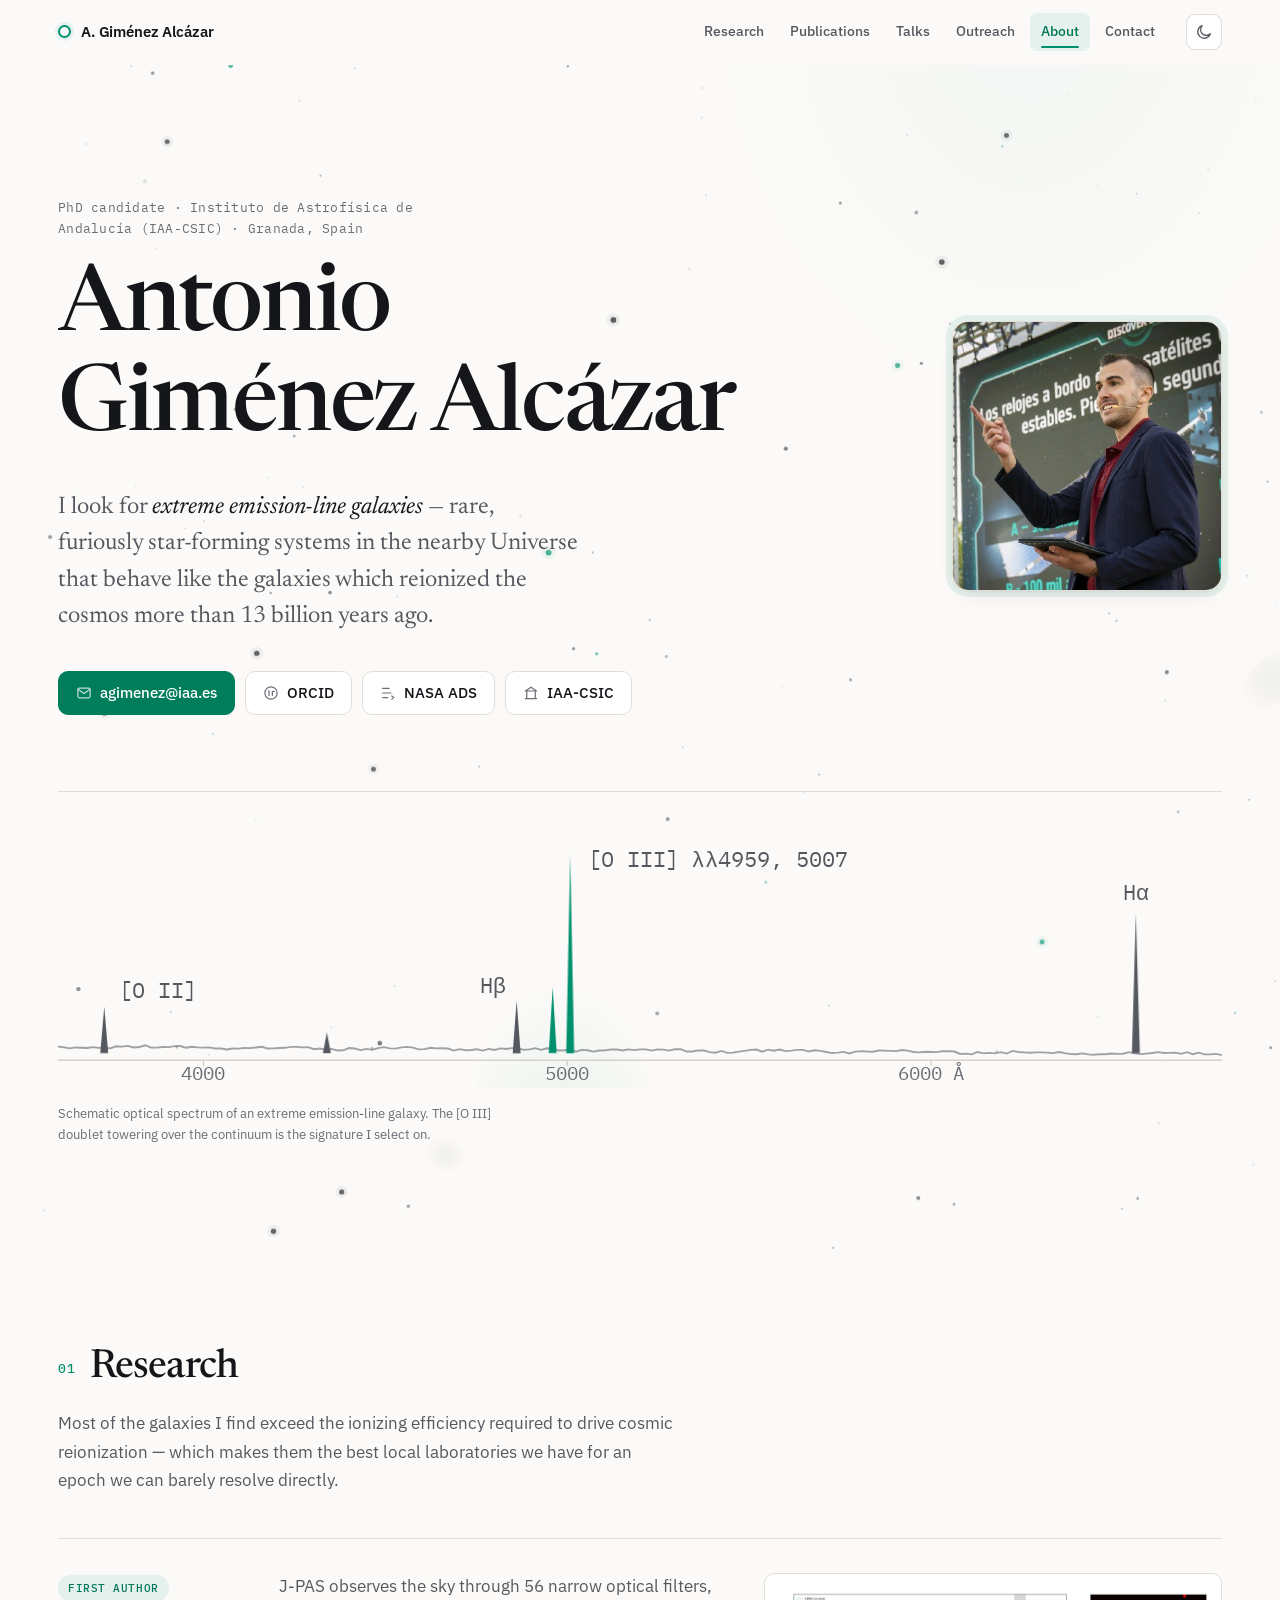
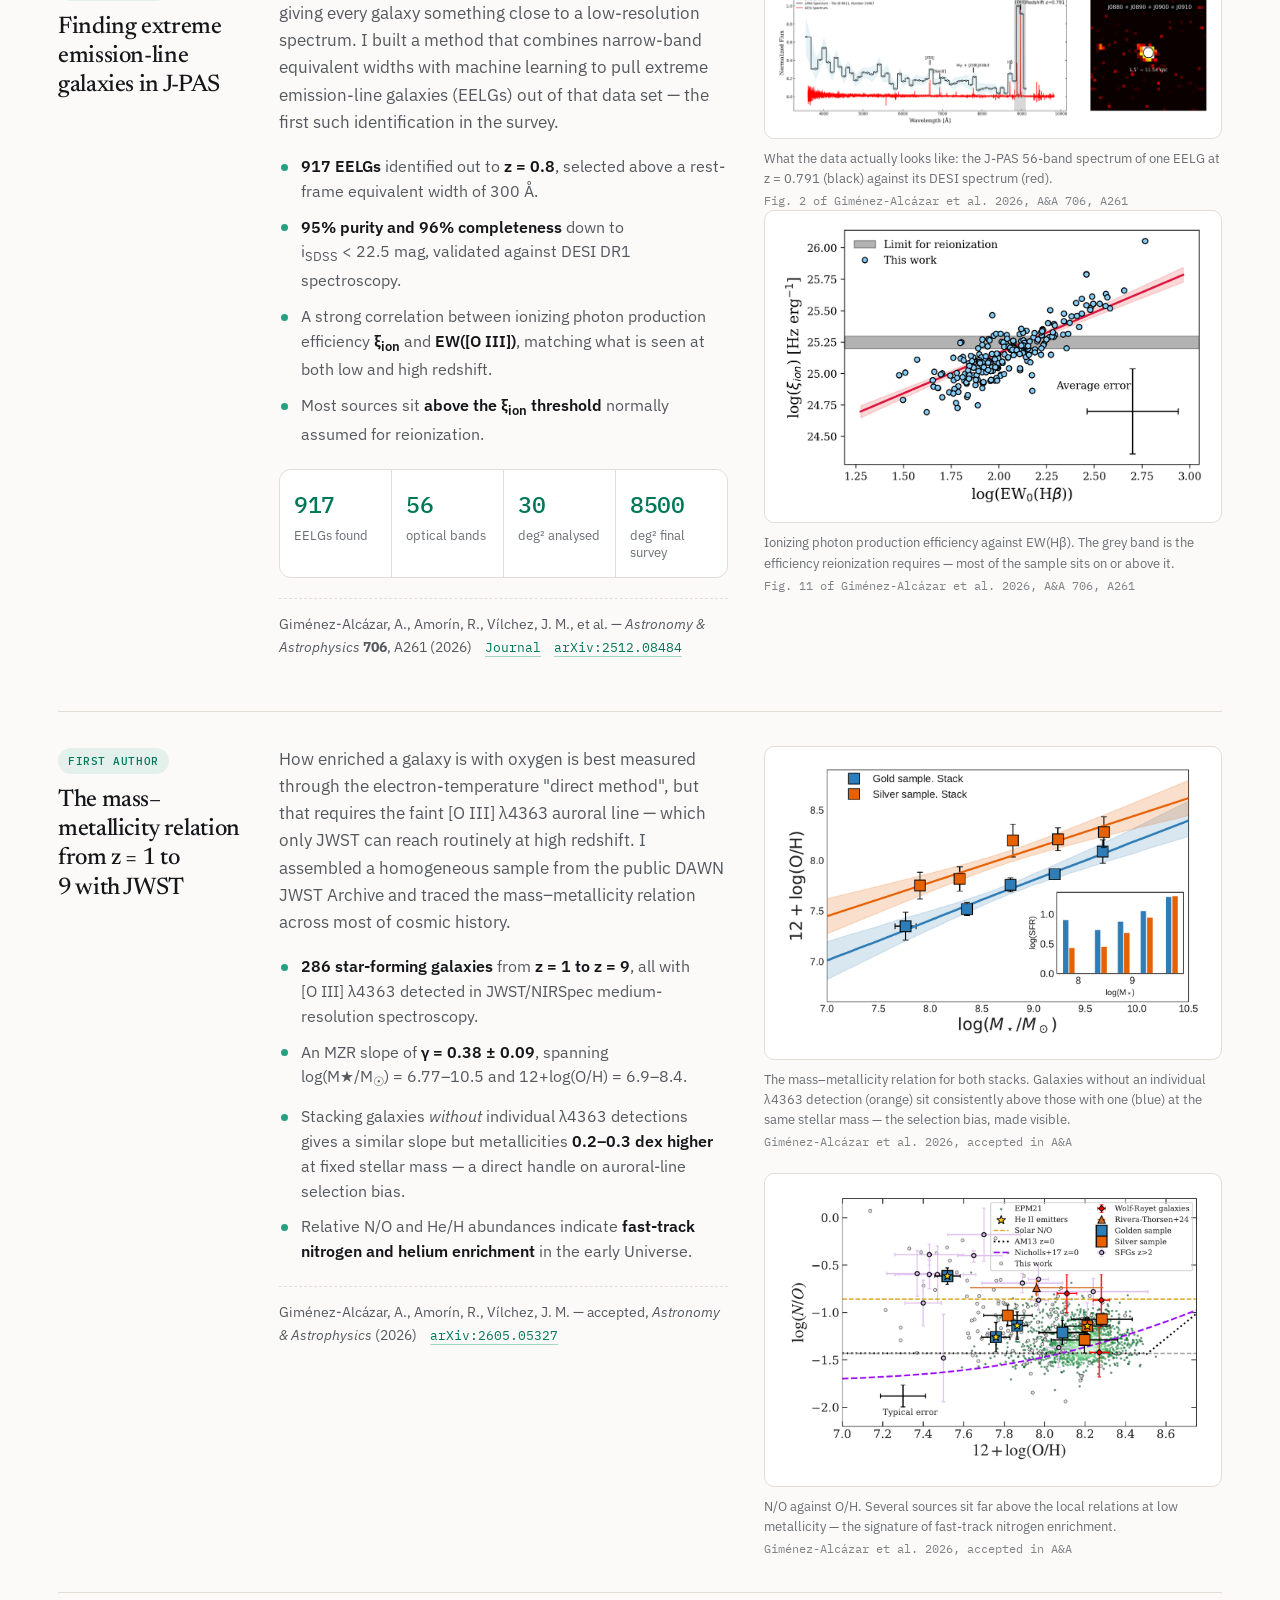
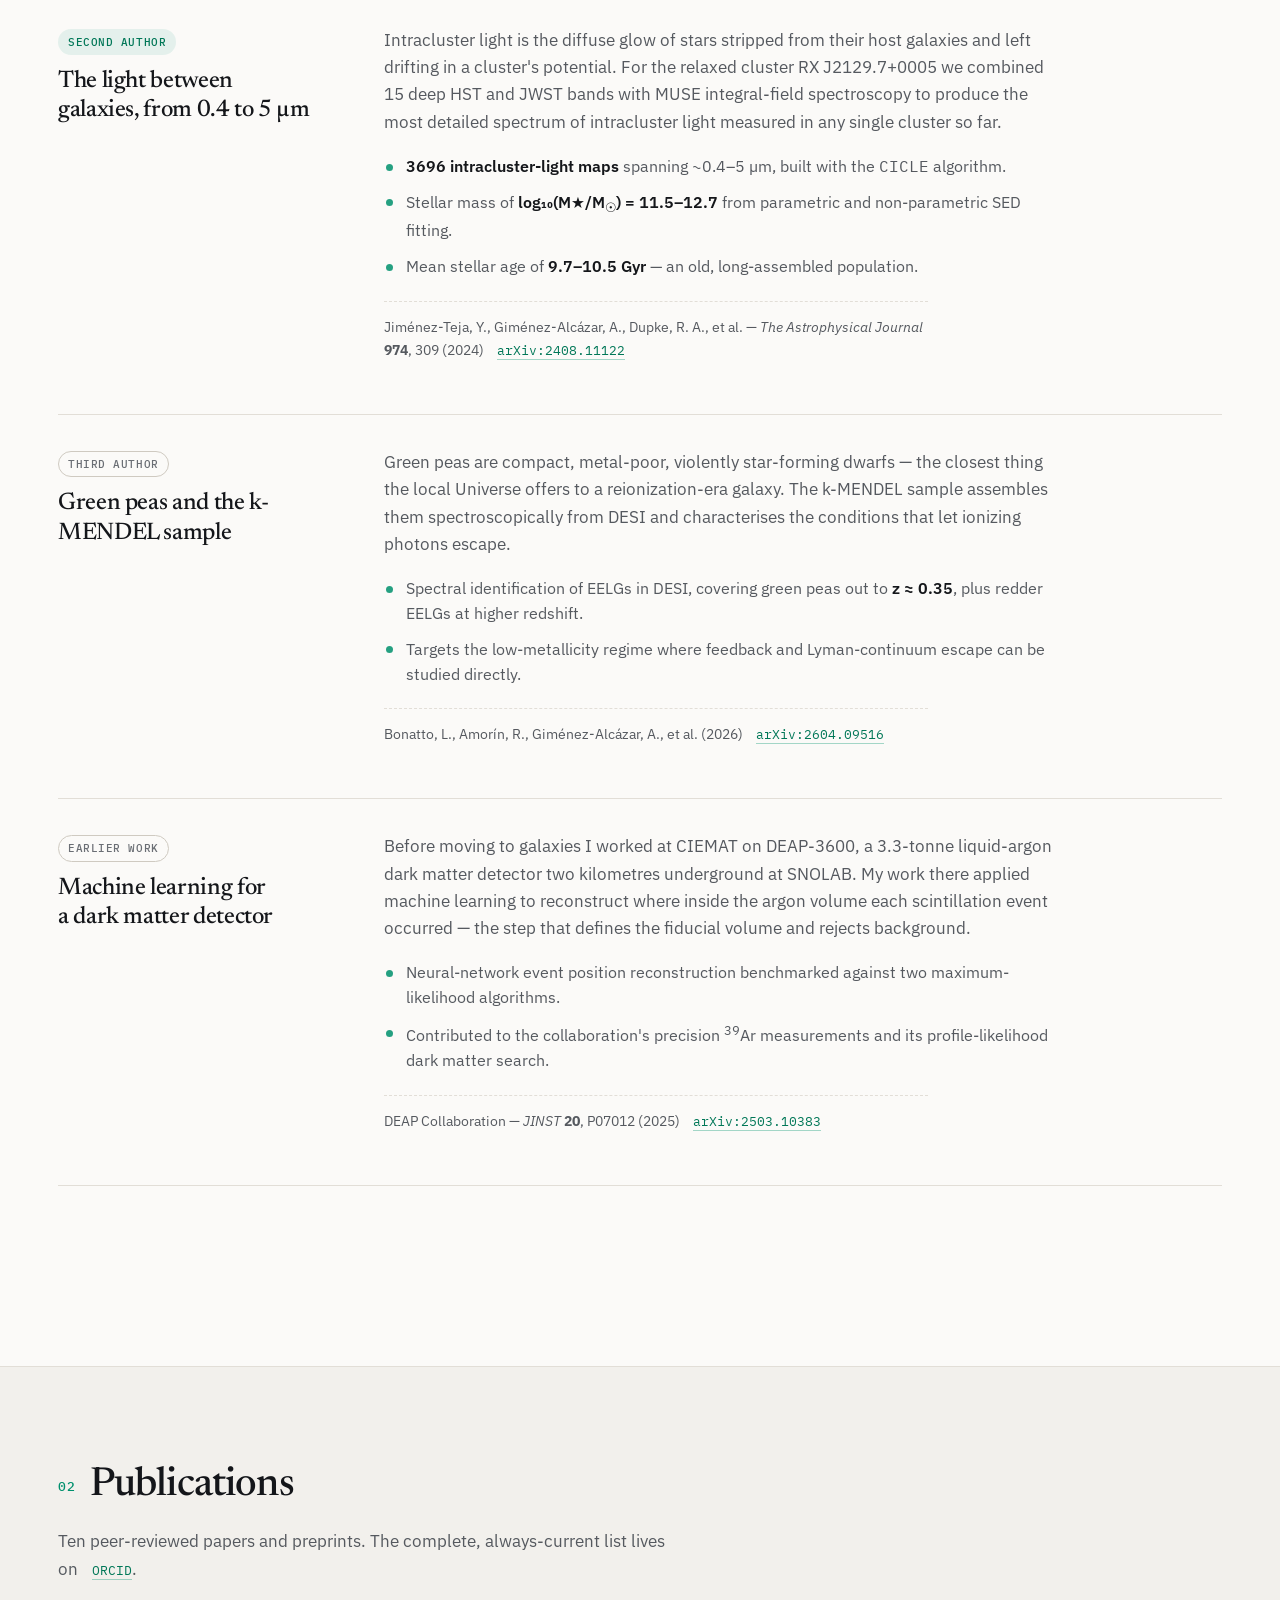
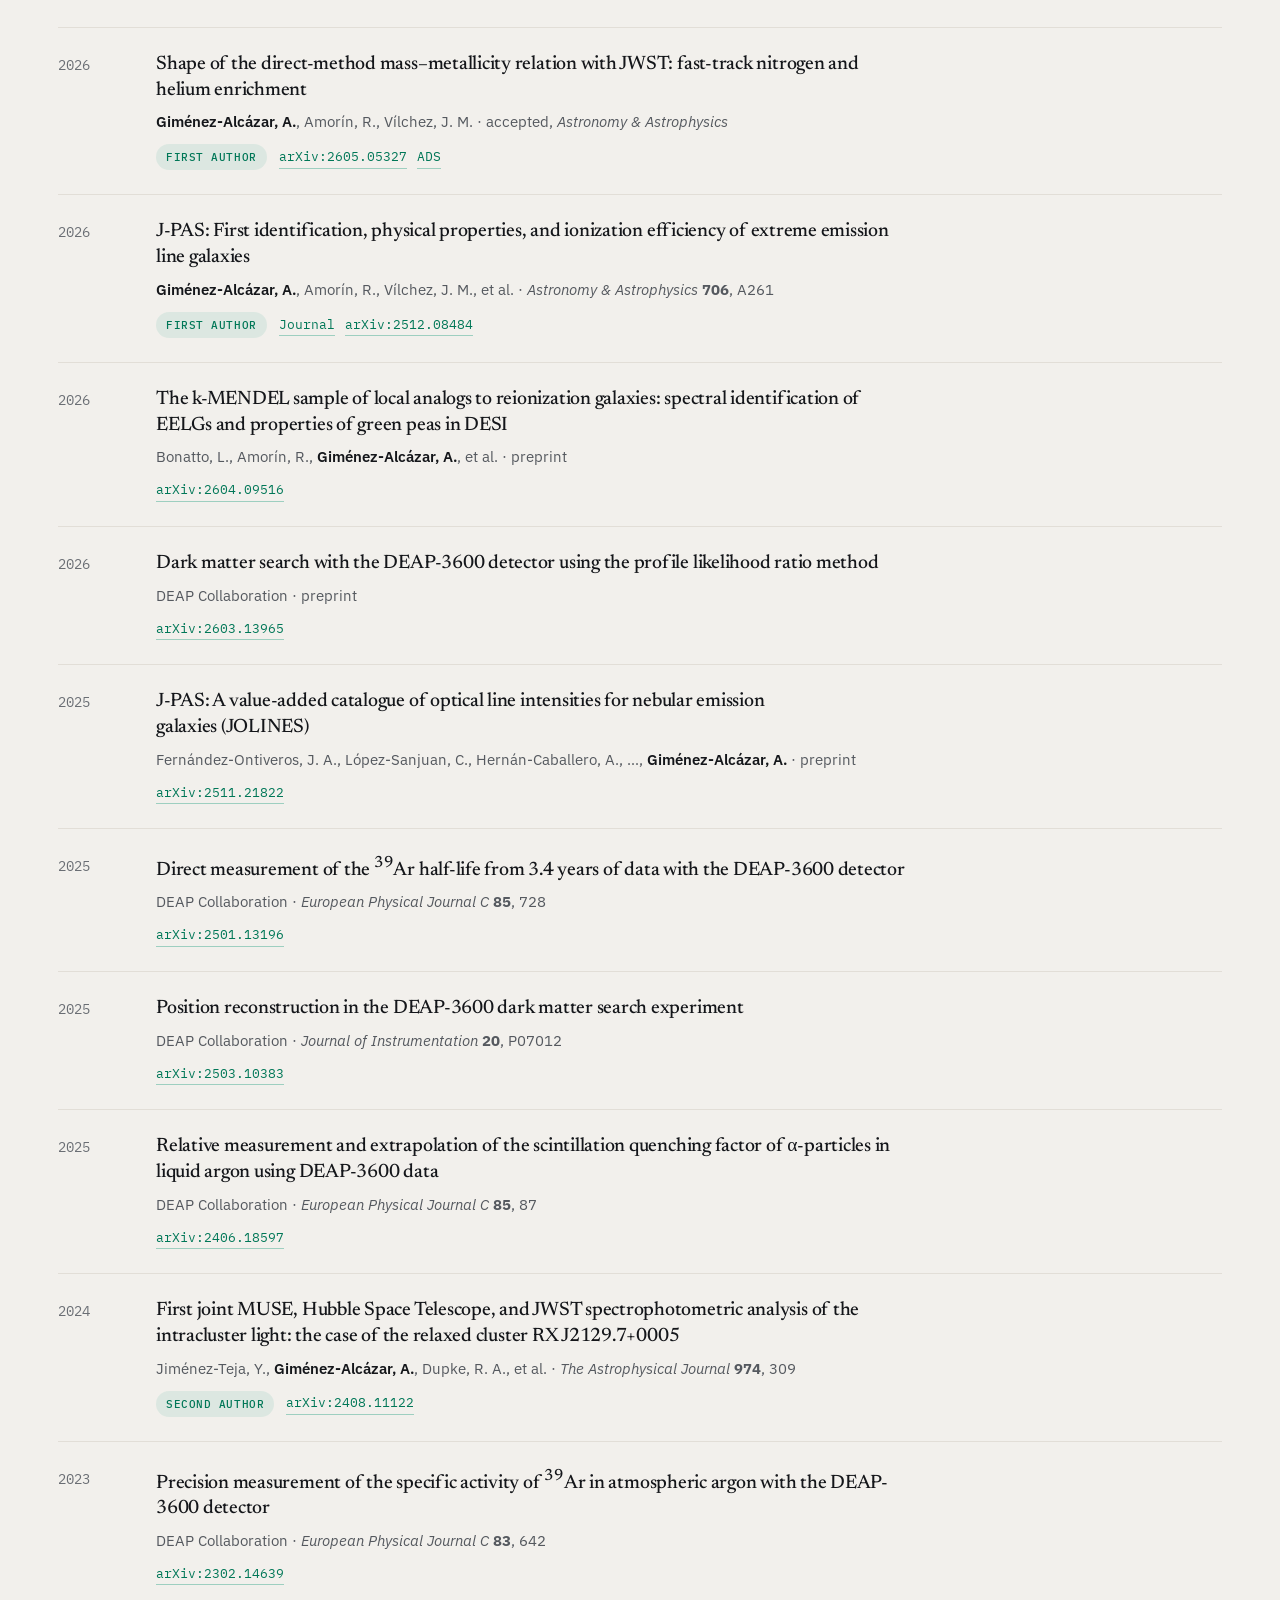
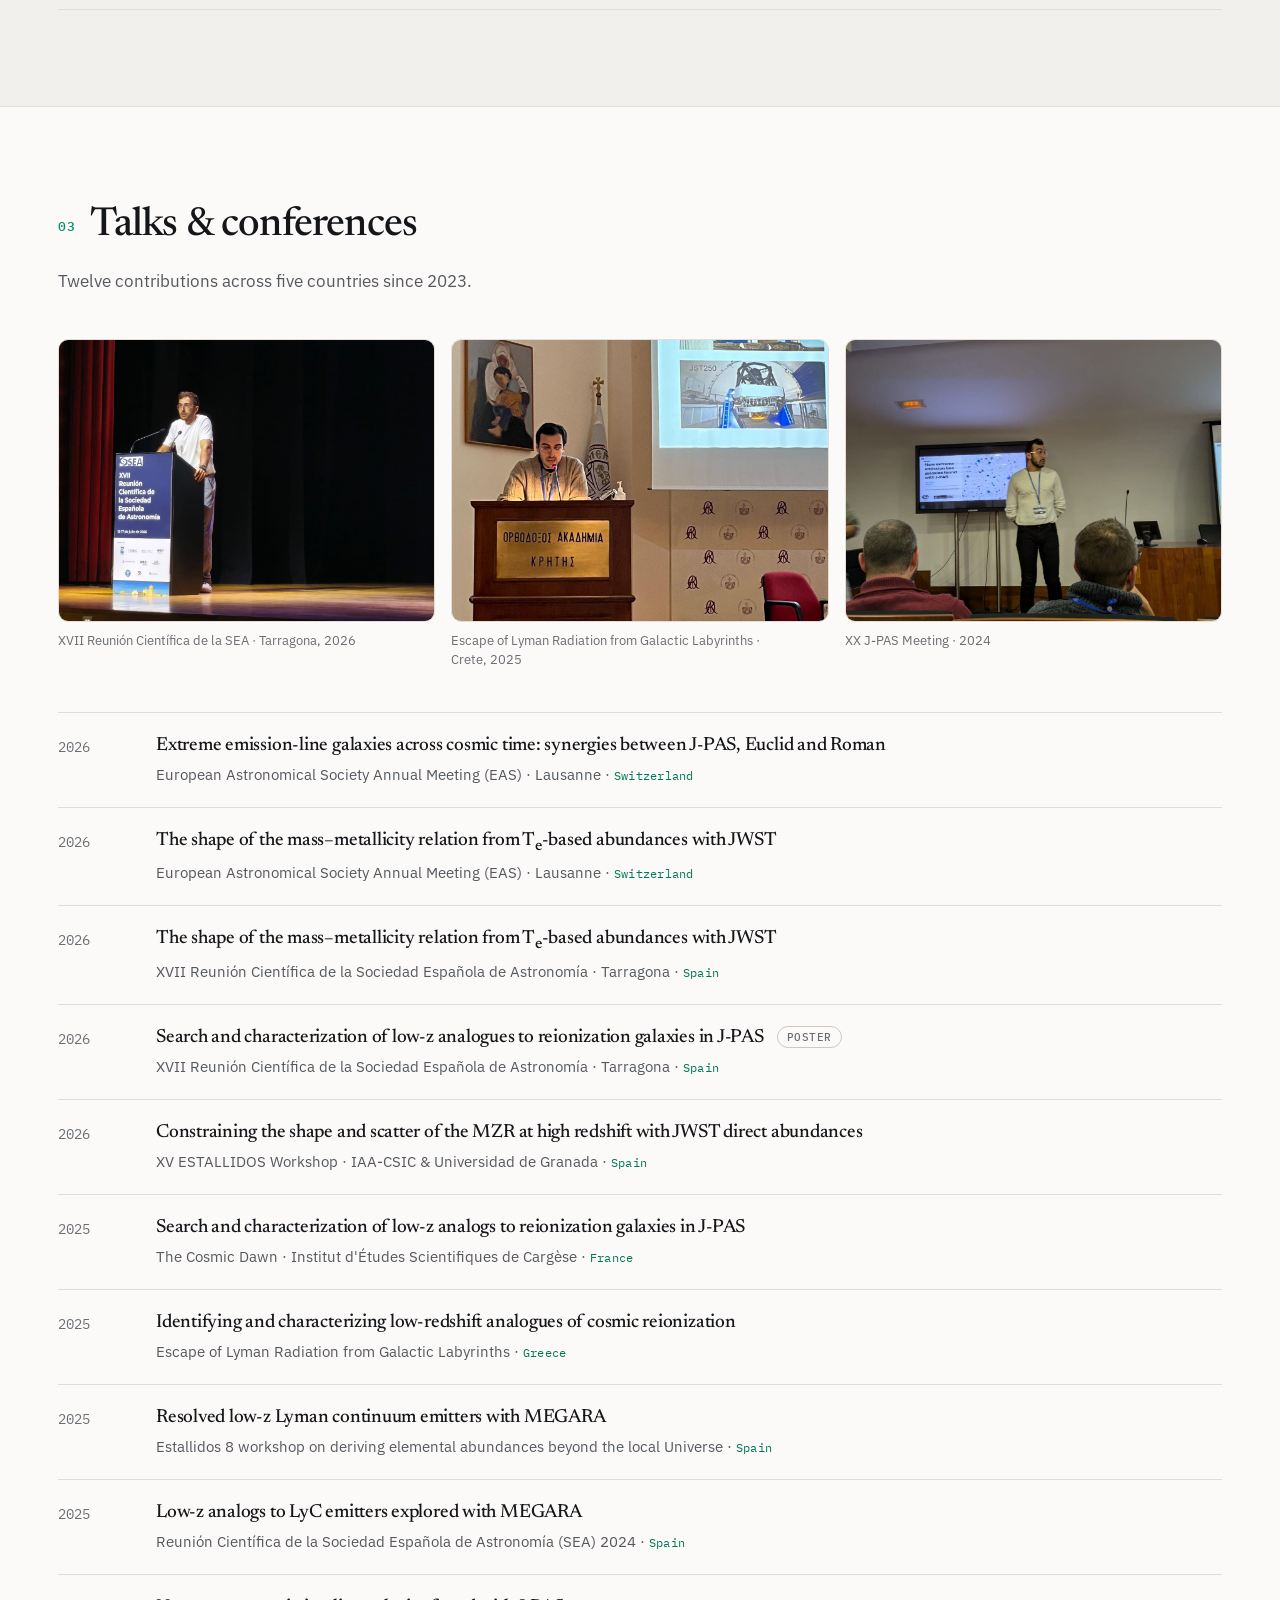
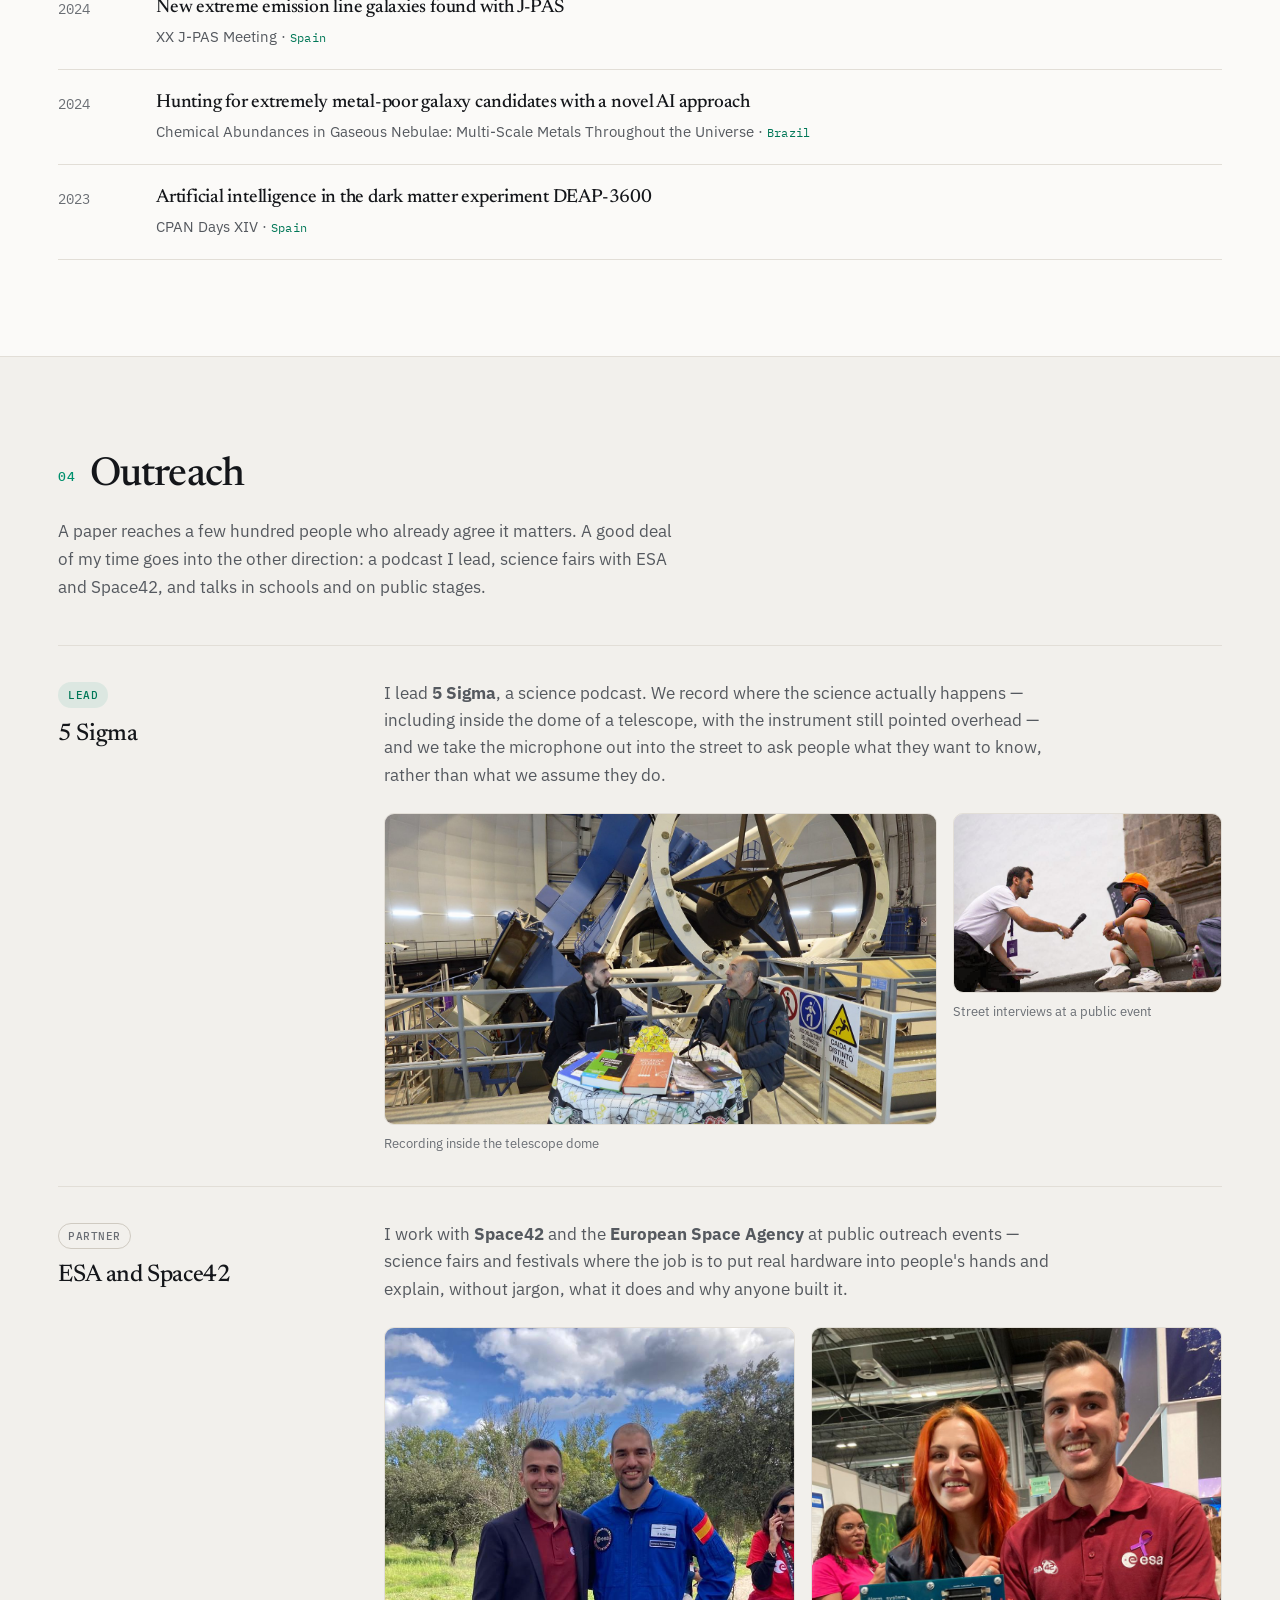
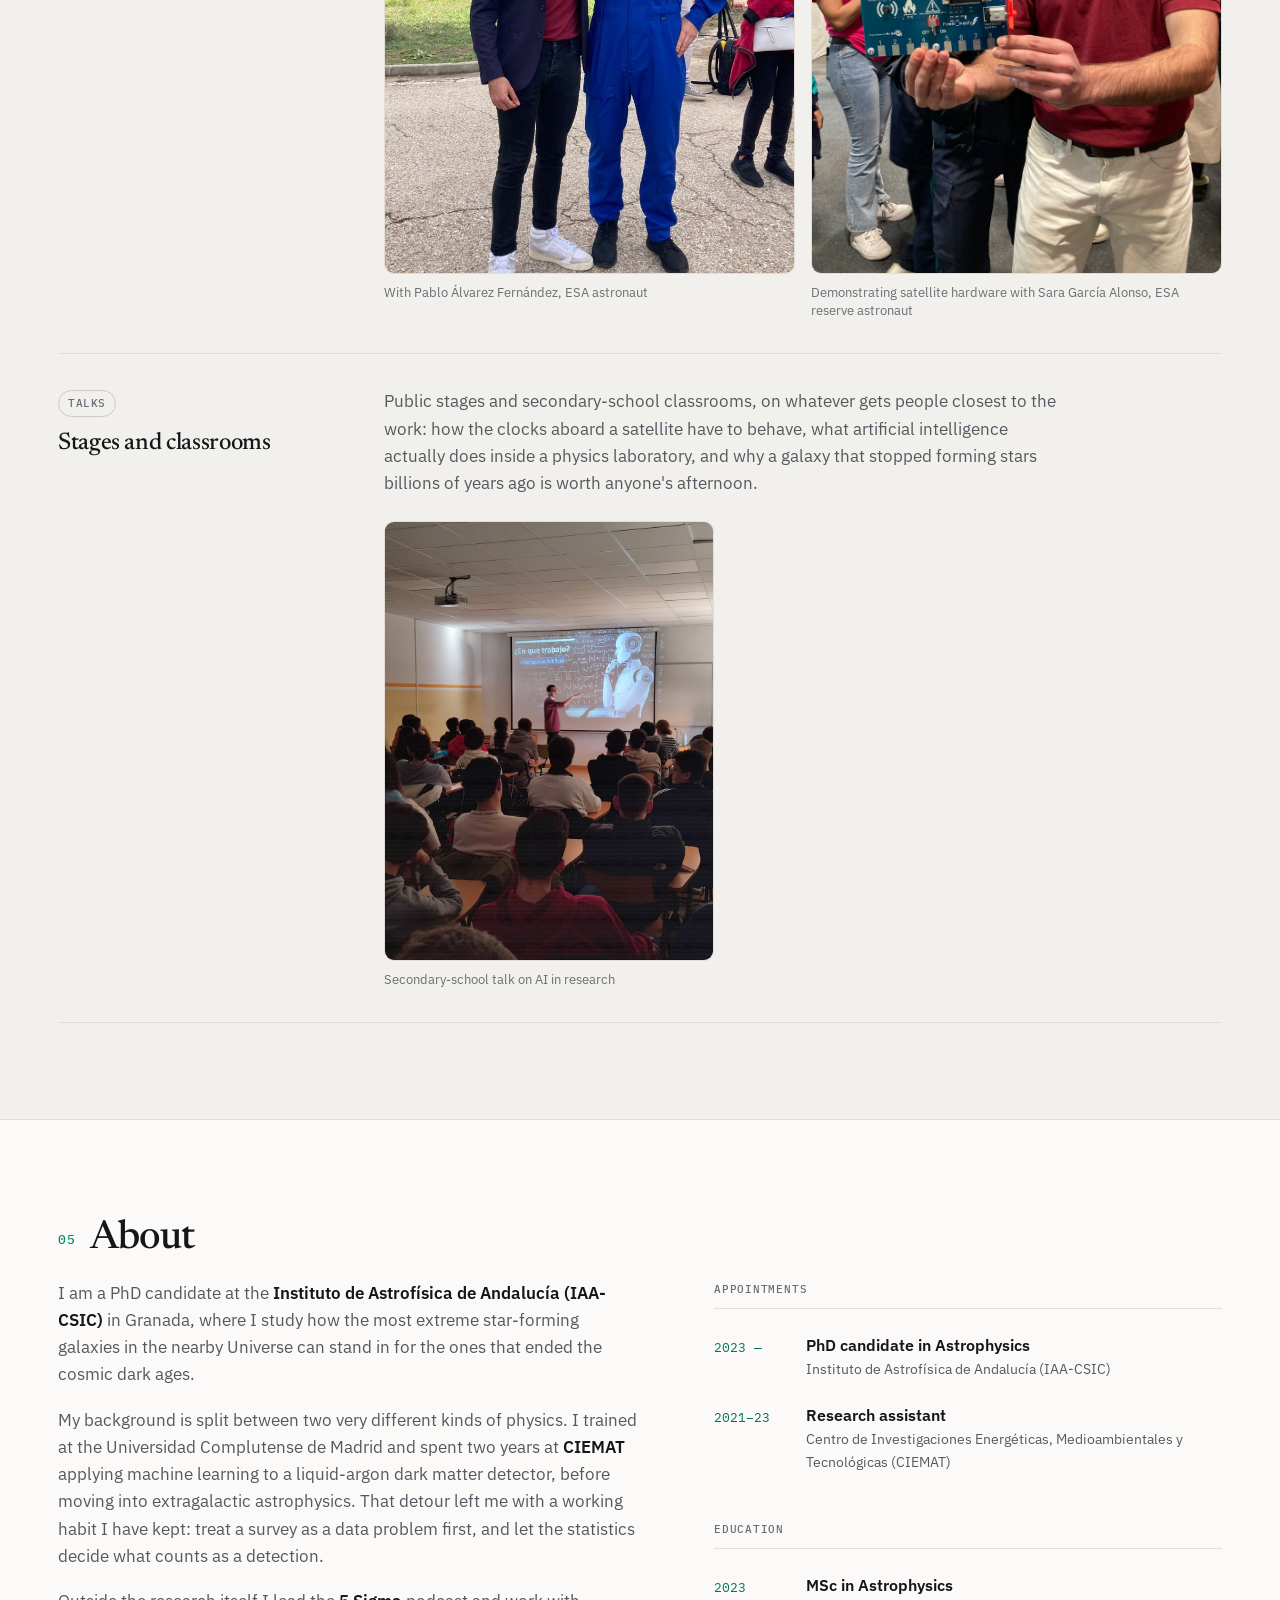
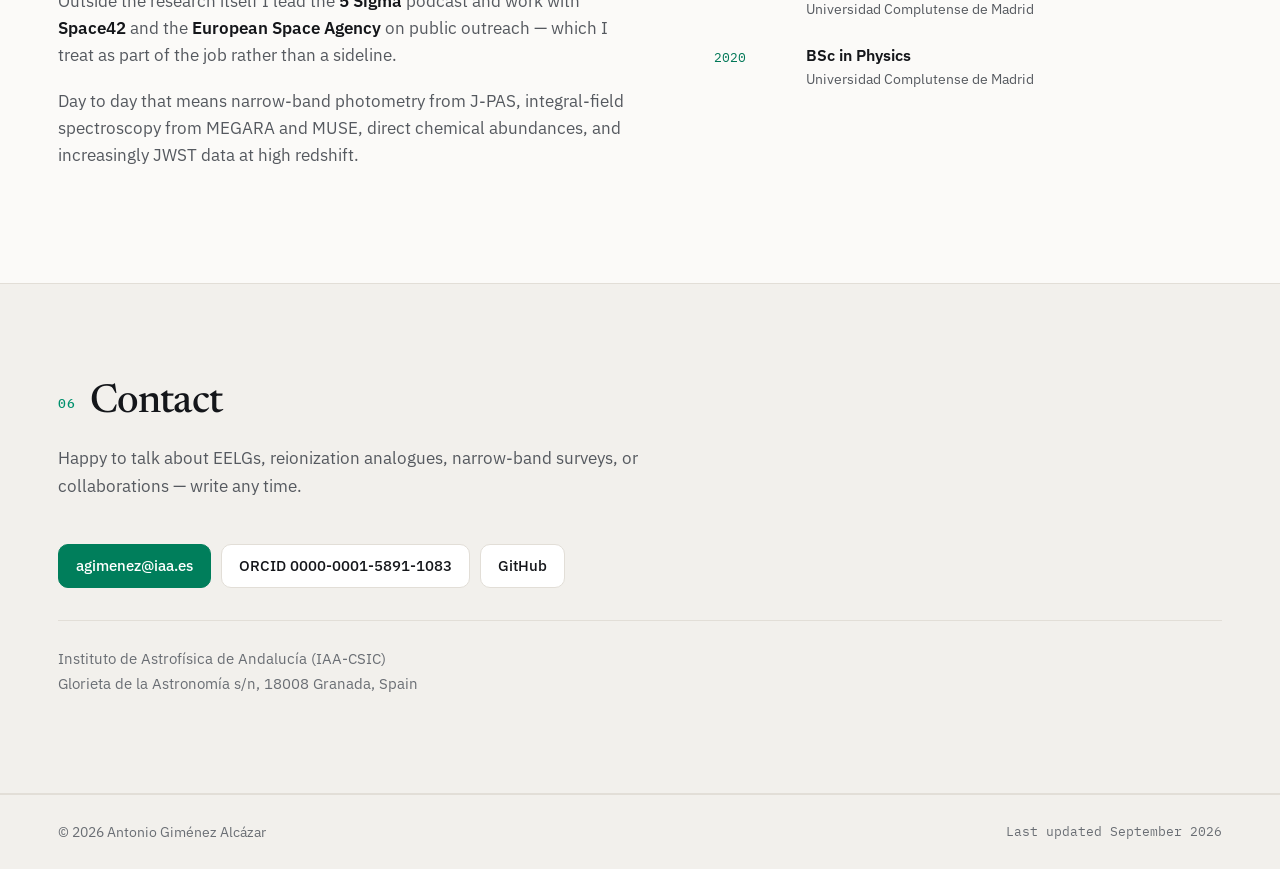
<file: index.html>
<!DOCTYPE html>
<html lang="en">
<head>
<meta charset="utf-8">
<meta name="viewport" content="width=device-width, initial-scale=1">
<title>Antonio Giménez Alcázar — Astrophysics</title>
<meta name="description" content="PhD candidate in astrophysics at the Instituto de Astrofísica de Andalucía (IAA-CSIC). Extreme emission-line galaxies, cosmic reionization analogues, and chemical abundances in J-PAS, MEGARA and JWST.">
<meta name="author" content="Antonio Giménez Alcázar">
<link rel="preconnect" href="https://fonts.googleapis.com">
<link rel="preconnect" href="https://fonts.gstatic.com" crossorigin>
<link href="https://fonts.googleapis.com/css2?family=Newsreader:ital,opsz,wght@0,6..72,400;0,6..72,500;0,6..72,600;1,6..72,400&family=IBM+Plex+Mono:wght@400;500&family=IBM+Plex+Sans:wght@400;500;600&display=swap" rel="stylesheet">
<link rel="canonical" href="https://agzalcazar.github.io/">
<meta name="theme-color" content="#fbfaf8" media="(prefers-color-scheme: light)">
<meta name="theme-color" content="#0c0e11" media="(prefers-color-scheme: dark)">

<meta property="og:type" content="profile">
<meta property="og:site_name" content="Antonio Giménez Alcázar">
<meta property="og:title" content="Antonio Giménez Alcázar — Astrophysics">
<meta property="og:description" content="PhD candidate at the Instituto de Astrofísica de Andalucía (IAA-CSIC), searching for extreme emission-line galaxies — the closest local analogues to the sources that reionized the Universe.">
<meta property="og:url" content="https://agzalcazar.github.io/">
<meta property="og:image" content="https://agzalcazar.github.io/images/og-card.jpg">
<meta property="og:image:width" content="1200">
<meta property="og:image:height" content="630">
<meta property="og:image:alt" content="Antonio Giménez Alcázar, PhD candidate in astrophysics at the IAA-CSIC">
<meta property="og:locale" content="en_GB">
<meta property="profile:first_name" content="Antonio">
<meta property="profile:last_name" content="Giménez Alcázar">

<meta name="twitter:card" content="summary_large_image">
<meta name="twitter:title" content="Antonio Giménez Alcázar — Astrophysics">
<meta name="twitter:description" content="PhD candidate at the IAA-CSIC, searching for extreme emission-line galaxies — the closest local analogues to the sources that reionized the Universe.">
<meta name="twitter:image" content="https://agzalcazar.github.io/images/og-card.jpg">

<script type="application/ld+json">
{
  "@context": "https://schema.org",
  "@type": "Person",
  "name": "Antonio Giménez Alcázar",
  "givenName": "Antonio",
  "familyName": "Giménez Alcázar",
  "url": "https://agzalcazar.github.io/",
  "image": "https://agzalcazar.github.io/images/og-card.jpg",
  "email": "mailto:agimenez@iaa.es",
  "jobTitle": "PhD candidate in Astrophysics",
  "worksFor": {
    "@type": "Organization",
    "name": "Instituto de Astrofísica de Andalucía (IAA-CSIC)",
    "url": "https://www.iaa.csic.es/"
  },
  "alumniOf": {
    "@type": "CollegeOrUniversity",
    "name": "Universidad Complutense de Madrid"
  },
  "identifier": {
    "@type": "PropertyValue",
    "propertyID": "ORCID",
    "value": "0000-0001-5891-1083"
  },
  "sameAs": [
    "https://orcid.org/0000-0001-5891-1083",
    "https://github.com/agzalcazar"
  ],
  "knowsAbout": [
    "Extreme emission-line galaxies",
    "Cosmic reionization",
    "Gas-phase chemical abundances",
    "Narrow-band photometric surveys",
    "J-PAS",
    "JWST spectroscopy"
  ]
}
</script>

<link rel="stylesheet" href="style.css?v=20260914b">
<link rel="icon" href="data:image/svg+xml,<svg xmlns='http://www.w3.org/2000/svg' viewBox='0 0 32 32'><circle cx='16' cy='16' r='9' fill='none' stroke='%2300a97f' stroke-width='2.5'/><circle cx='16' cy='16' r='3' fill='%2300a97f'/></svg>">
<script>
// Applied before first paint so a saved theme never flashes the other one.
(function(){try{var t=localStorage.getItem('theme');if(t==='dark'||t==='light'){document.documentElement.setAttribute('data-theme',t);}}catch(e){}})();
</script>
</head>
<body>

<div class="progress" aria-hidden="true"><span></span></div>

<a class="skip" href="#main">Skip to content</a>

<header class="topbar">
  <div class="wrap topbar-in">
    <a class="brand" href="#top">
      <span class="brand-mark" aria-hidden="true"></span>
      <span class="brand-name">A. Giménez&nbsp;Alcázar</span>
    </a>
    <nav class="nav" aria-label="Sections">
      <a href="#research">Research</a>
      <a href="#publications">Publications</a>
      <a href="#talks">Talks</a>
      <a href="#outreach">Outreach</a>
      <a href="#about">About</a>
      <a href="#contact">Contact</a>
    </nav>
    <button id="theme-toggle" class="theme-btn" type="button" aria-label="Switch colour theme" title="Switch colour theme">
      <svg class="ico-sun" viewBox="0 0 24 24" width="18" height="18" fill="none" stroke="currentColor" stroke-width="1.7" stroke-linecap="round" aria-hidden="true">
        <circle cx="12" cy="12" r="4.2"/>
        <path d="M12 2.6v2.2M12 19.2v2.2M4.3 4.3l1.6 1.6M18.1 18.1l1.6 1.6M2.6 12h2.2M19.2 12h2.2M4.3 19.7l1.6-1.6M18.1 5.9l1.6-1.6"/>
      </svg>
      <svg class="ico-moon" viewBox="0 0 24 24" width="18" height="18" fill="none" stroke="currentColor" stroke-width="1.7" stroke-linecap="round" stroke-linejoin="round" aria-hidden="true">
        <path d="M20.5 14.3A8.6 8.6 0 1 1 9.7 3.5a6.9 6.9 0 0 0 10.8 10.8Z"/>
      </svg>
    </button>
  </div>
</header>

<main id="main">

<section id="top" class="hero">
  <canvas class="skyfield" aria-hidden="true"></canvas>
  <div class="wrap hero-in">
    <div class="hero-grid">
      <div class="hero-copy">
    <p class="eyebrow reveal">PhD candidate · Instituto de Astrofísica de Andalucía (IAA-CSIC) · Granada, Spain</p>
    <h1 class="reveal"><span class="ln"><span>Antonio</span></span><span class="ln"><span>Giménez&nbsp;Alcázar</span></span></h1>
    <p class="lede reveal">I look for <em>extreme emission-line galaxies</em> — rare, furiously star-forming systems in the nearby Universe that behave like the galaxies which reionized the cosmos more than 13&nbsp;billion years ago.</p>
    <div class="hero-links reveal">
      <a class="btn btn-primary" href="mailto:agimenez@iaa.es">
        <svg viewBox="0 0 24 24" width="16" height="16" fill="none" stroke="currentColor" stroke-width="1.8" stroke-linecap="round" stroke-linejoin="round" aria-hidden="true"><rect x="2.8" y="4.8" width="18.4" height="14.4" rx="2.2"/><path d="m3.4 6.6 8.6 6 8.6-6"/></svg>
        agimenez@iaa.es
      </a>
      <a class="btn" href="https://orcid.org/0000-0001-5891-1083" target="_blank" rel="noopener">
        <svg viewBox="0 0 24 24" width="16" height="16" fill="none" stroke="currentColor" stroke-width="1.8" stroke-linecap="round" aria-hidden="true"><circle cx="12" cy="12" r="9.2"/><path d="M9 8.4v7.2M14 15.6V9.9a3 3 0 0 1 3-.1"/></svg>
        ORCID
      </a>
      <a class="btn" href="https://ui.adsabs.harvard.edu/search/q=author%3A%22Gimenez-Alcazar%22&amp;sort=date%20desc" target="_blank" rel="noopener">
        <svg viewBox="0 0 24 24" width="16" height="16" fill="none" stroke="currentColor" stroke-width="1.8" stroke-linecap="round" stroke-linejoin="round" aria-hidden="true"><path d="M4 5.2h9.6M4 12h12.4M4 18.8h7.4"/><path d="m17.6 16.4 3.2 2.4-3.2 2.4"/></svg>
        NASA ADS
      </a>
      <a class="btn" href="https://www.iaa.csic.es/" target="_blank" rel="noopener">
        <svg viewBox="0 0 24 24" width="16" height="16" fill="none" stroke="currentColor" stroke-width="1.8" stroke-linecap="round" stroke-linejoin="round" aria-hidden="true"><path d="M3.6 20.4h16.8M5.6 20.4V9.6M18.4 20.4V9.6M12 3.2 20.4 9H3.6Z"/></svg>
        IAA-CSIC
      </a>
    </div>
      </div>

      <figure class="portrait-fig reveal" hidden>
        <img class="portrait" src="images/portrait.jpg" width="400" height="400"
             alt="Antonio Giménez Alcázar speaking on stage with a headset microphone">
      </figure>
    </div>

      <figure class="spectrum-fig reveal">
        <svg class="spectrum" viewBox="0 0 1000 220" role="img"
             aria-label="Schematic optical spectrum of an extreme emission-line galaxy, showing the [O III] 4959 and 5007 doublet rising far above the continuum">
          <defs>
            <radialGradient id="oiiiGlow" cx="50%" cy="100%" r="72%">
              <stop class="g-in" offset="0%"/>
              <stop class="g-mid" offset="55%"/>
              <stop class="g-out" offset="100%"/>
            </radialGradient>
          </defs>

          <ellipse class="sp-glow" cx="433" cy="190" rx="74" ry="150" fill="url(#oiiiGlow)"/>

          <path class="sp-continuum" d="M 0,184.4 L 5,184.9 L 10,185.9 L 15,185.1 L 20,185.4 L 25,185.6 L 30,184.8 L 35,185.5 L 40,185.6 L 45,185.8 L 50,184.1 L 55,184.4 L 60,183.7 L 65,185.1 L 70,184.7 L 75,183.2 L 80,185.2 L 85,185.3 L 90,184.7 L 95,184.8 L 100,184.0 L 105,183.9 L 110,185.3 L 115,184.5 L 120,185.0 L 125,185.3 L 130,185.0 L 135,186.0 L 140,186.0 L 145,186.8 L 150,186.0 L 155,186.1 L 160,185.6 L 165,185.7 L 170,185.1 L 175,184.5 L 180,186.0 L 185,185.9 L 190,185.6 L 195,185.4 L 200,184.6 L 205,184.6 L 210,185.0 L 215,184.8 L 220,186.6 L 225,186.0 L 230,187.2 L 235,186.4 L 240,187.7 L 245,187.5 L 250,185.6 L 255,186.0 L 260,187.4 L 265,186.3 L 270,187.2 L 275,185.7 L 280,184.8 L 285,185.9 L 290,186.1 L 295,185.0 L 300,184.6 L 305,185.2 L 310,186.8 L 315,186.5 L 320,185.4 L 325,185.9 L 330,185.8 L 335,186.0 L 340,187.8 L 345,186.6 L 350,187.5 L 355,187.3 L 360,186.7 L 365,187.8 L 370,186.3 L 375,187.3 L 380,185.9 L 385,186.4 L 390,185.7 L 395,185.7 L 400,187.2 L 405,186.8 L 410,185.7 L 415,187.1 L 420,185.8 L 425,186.4 L 430,187.7 L 435,187.5 L 440,186.6 L 445,188.7 L 450,187.2 L 455,187.5 L 460,188.7 L 465,187.7 L 470,187.6 L 475,186.9 L 480,186.8 L 485,187.7 L 490,186.8 L 495,187.4 L 500,186.7 L 505,186.7 L 510,187.8 L 515,186.8 L 520,187.0 L 525,187.8 L 530,186.5 L 535,186.6 L 540,188.6 L 545,188.6 L 550,187.6 L 555,187.7 L 560,189.1 L 565,189.6 L 570,188.1 L 575,189.7 L 580,189.5 L 585,188.7 L 590,188.1 L 595,187.2 L 600,186.9 L 605,188.7 L 610,187.0 L 615,187.9 L 620,186.9 L 625,188.2 L 630,187.8 L 635,187.2 L 640,187.2 L 645,188.6 L 650,187.5 L 655,188.1 L 660,189.0 L 665,189.9 L 670,189.5 L 675,188.9 L 680,190.3 L 685,188.7 L 690,188.2 L 695,188.6 L 700,188.8 L 705,187.7 L 710,187.8 L 715,188.0 L 720,188.3 L 725,187.3 L 730,187.8 L 735,189.0 L 740,189.3 L 745,188.8 L 750,189.0 L 755,189.1 L 760,188.3 L 765,188.4 L 770,188.6 L 775,190.7 L 780,190.4 L 785,191.0 L 790,189.0 L 795,190.2 L 800,189.8 L 805,190.2 L 810,189.1 L 815,190.4 L 820,188.1 L 825,189.0 L 830,189.3 L 835,189.6 L 840,189.3 L 845,189.3 L 850,189.6 L 855,190.0 L 860,189.0 L 865,190.0 L 870,190.8 L 875,190.9 L 880,190.2 L 885,191.1 L 890,191.4 L 895,190.8 L 900,190.9 L 905,190.3 L 910,190.6 L 915,190.5 L 920,189.1 L 925,190.2 L 930,190.8 L 935,190.4 L 940,189.9 L 945,189.1 L 950,189.9 L 955,189.7 L 960,189.5 L 965,190.6 L 970,189.2 L 975,190.9 L 980,189.6 L 985,191.1 L 990,191.0 L 995,190.6 L 1000,191.7"/>

          <g class="sp-lines">
            <path class="sp-line"        style="--d:.10s" d="M36.300000000000004 190 L39.7 150 L43.1 190 Z"/>
            <path class="sp-line"        style="--d:.18s" d="M227.6 190 L231 172 L234.4 190 Z"/>
            <path class="sp-line"        style="--d:.26s" d="M390.6 190 L394 145 L397.4 190 Z"/>
            <path class="sp-line sp-key" style="--d:.42s" d="M421.6 190 L425 133 L428.4 190 Z"/>
            <path class="sp-line sp-key" style="--d:.34s" d="M436.6 190 L440 20 L443.4 190 Z"/>
            <path class="sp-line"        style="--d:.50s" d="M922.6 190 L926 70 L929.4 190 Z"/>
          </g>

          <g class="sp-axis">
            <path d="M0 196 H1000"/>
            <path d="M125 196 v5 M437.5 196 v5 M750 196 v5"/>
          </g>

          <g class="sp-tick">
            <text x="125" y="213" text-anchor="middle">4000</text>
            <text x="437.5" y="213" text-anchor="middle">5000</text>
            <text x="750" y="213" text-anchor="middle">6000 Å</text>
          </g>

          <g class="sp-label">
            <text class="sp-label-key" x="455" y="30">[O III] λλ4959, 5007</text>
            <text x="926" y="58" text-anchor="middle">Hα</text>
            <text x="385" y="138" text-anchor="end">Hβ</text>
            <text x="52" y="143">[O II]</text>
          </g>
        </svg>
        <figcaption>Schematic optical spectrum of an extreme emission-line galaxy. The [O&nbsp;III] doublet towering over the continuum is the signature I select on.</figcaption>
      </figure>
  </div>
</section>

<section id="research" class="band">
  <div class="wrap">
    <h2 class="sec-title reveal"><span class="sec-num">01</span> Research</h2>

    <p class="sec-lede reveal">Most of the galaxies I find exceed the ionizing efficiency required to drive cosmic reionization — which makes them the best local laboratories we have for an epoch we can barely resolve directly.</p>

    <article class="topic topic-figured reveal">
      <header class="topic-head">
        <span class="tag tag-lead">First author</span>
        <h3>Finding extreme emission-line galaxies in J-PAS</h3>
      </header>
      <div class="topic-body">
        <p>J-PAS observes the sky through 56 narrow optical filters, giving every galaxy something close to a low-resolution spectrum. I built a method that combines narrow-band equivalent widths with machine learning to pull extreme emission-line galaxies (EELGs) out of that data set — the first such identification in the survey.</p>
        <ul class="findings">
          <li><b>917 EELGs</b> identified out to <b>z&nbsp;=&nbsp;0.8</b>, selected above a rest-frame equivalent width of 300&nbsp;Å.</li>
          <li><b>95% purity and 96% completeness</b> down to i<sub>SDSS</sub>&nbsp;&lt;&nbsp;22.5&nbsp;mag, validated against DESI&nbsp;DR1 spectroscopy.</li>
          <li>A strong correlation between ionizing photon production efficiency <b>ξ<sub>ion</sub></b> and <b>EW([O&nbsp;III])</b>, matching what is seen at both low and high redshift.</li>
          <li>Most sources sit <b>above the ξ<sub>ion</sub> threshold</b> normally assumed for reionization.</li>
        </ul>
        <div class="stat-row">
          <div class="stat"><span class="stat-n" data-count="917">917</span><span class="stat-l">EELGs found</span></div>
          <div class="stat"><span class="stat-n" data-count="56">56</span><span class="stat-l">optical bands</span></div>
          <div class="stat"><span class="stat-n" data-count="30">30</span><span class="stat-l">deg² analysed</span></div>
          <div class="stat"><span class="stat-n" data-count="8500">8500</span><span class="stat-l">deg² final survey</span></div>
        </div>
        <p class="topic-cite">Giménez-Alcázar, A., Amorín, R., Vílchez, J.&nbsp;M., et al. — <i>Astronomy &amp; Astrophysics</i> <b>706</b>, A261 (2026)
          <a class="lnk" href="https://www.aanda.org/articles/aa/full_html/2026/02/aa57358-25/aa57358-25.html" target="_blank" rel="noopener">Journal</a>
          <a class="lnk" href="https://arxiv.org/abs/2512.08484" target="_blank" rel="noopener">arXiv:2512.08484</a>
        </p>
      </div>

      <div class="topic-figs">
      <figure class="paperfig">
          <a href="images/fig-jpas-spectrum.png" target="_blank" rel="noopener">
          <img src="images/fig-jpas-spectrum.png" width="1800" height="583" loading="lazy"
               alt="J-PAS 56-band photometric spectrum of an extreme emission-line galaxy at redshift 0.791, overlaid with its DESI spectrum, with the [O III] doublet spiking above the continuum, and a sky cutout of the source">
          <figcaption>What the data actually looks like: the J-PAS 56-band spectrum of one EELG at z&nbsp;=&nbsp;0.791 (black) against its DESI spectrum (red). <span class="figcred">Fig. 2 of Giménez-Alcázar et al. 2026, A&amp;A 706, A261</span></figcaption>
        </figure>

        <figure class="paperfig">
          <a href="images/fig-xi-ion.png" target="_blank" rel="noopener">
          <img src="images/fig-xi-ion.png" width="1100" height="733" loading="lazy"
               alt="Scatter plot of ionizing photon production efficiency against Hβ equivalent width, with a red fitted trend rising across a grey horizontal band marking the limit required for reionization">
          </a>
          <figcaption>Ionizing photon production efficiency against EW(Hβ). The grey band is the efficiency reionization requires — most of the sample sits on or above it. <span class="figcred">Fig. 11 of Giménez-Alcázar et al. 2026, A&amp;A 706, A261</span></figcaption>
        </figure>
      </div>
    </article>

    <article class="topic topic-figured reveal">
      <header class="topic-head">
        <span class="tag tag-lead">First author</span>
        <h3>The mass–metallicity relation from z = 1 to 9 with JWST</h3>
      </header>
      <div class="topic-body">
        <p>How enriched a galaxy is with oxygen is best measured through the electron-temperature "direct method", but that requires the faint [O III] λ4363 auroral line — which only JWST can reach routinely at high redshift. I assembled a homogeneous sample from the public DAWN JWST Archive and traced the mass–metallicity relation across most of cosmic history.</p>
        <ul class="findings">
          <li><b>286 star-forming galaxies</b> from <b>z = 1 to z = 9</b>, all with [O III] λ4363 detected in JWST/NIRSpec medium-resolution spectroscopy.</li>
          <li>An MZR slope of <b>γ = 0.38 ± 0.09</b>, spanning log(M★/M<sub>☉</sub>) = 6.77–10.5 and 12+log(O/H) = 6.9–8.4.</li>
          <li>Stacking galaxies <i>without</i> individual λ4363 detections gives a similar slope but metallicities <b>0.2–0.3 dex higher</b> at fixed stellar mass — a direct handle on auroral-line selection bias.</li>
          <li>Relative N/O and He/H abundances indicate <b>fast-track nitrogen and helium enrichment</b> in the early Universe.</li>
        </ul>
        <p class="topic-cite">Giménez-Alcázar, A., Amorín, R., Vílchez, J.&nbsp;M. — accepted, <i>Astronomy &amp; Astrophysics</i> (2026)
          <a class="lnk" href="https://arxiv.org/abs/2605.05327" target="_blank" rel="noopener">arXiv:2605.05327</a>
        </p>
      </div>

      <div class="topic-figs">
        <figure class="paperfig">
          <a href="images/fig-mzr.png" target="_blank" rel="noopener">
          <img src="images/fig-mzr.png" width="1200" height="800" loading="lazy"
               alt="Mass-metallicity relation: stacked gold-sample points in blue and silver-sample points in orange, the orange track sitting consistently above the blue at the same stellar mass">
          </a>
          <figcaption>The mass–metallicity relation for both stacks. Galaxies without an individual λ4363 detection (orange) sit consistently above those with one (blue) at the same stellar mass — the selection bias, made visible. <span class="figcred">Giménez-Alcázar et al. 2026, accepted in A&amp;A</span></figcaption>
        </figure>

        <figure class="paperfig">
          <a href="images/fig-no-oh.png" target="_blank" rel="noopener">
          <img src="images/fig-no-oh.png" width="1200" height="800" loading="lazy"
               alt="Nitrogen-to-oxygen ratio against oxygen abundance, with the gold and silver stacks, He II emitters, Wolf-Rayet galaxies and high-redshift star-forming galaxies plotted against solar and local reference relations">
          </a>
          <figcaption>N/O against O/H. Several sources sit far above the local relations at low metallicity — the signature of fast-track nitrogen enrichment. <span class="figcred">Giménez-Alcázar et al. 2026, accepted in A&amp;A</span></figcaption>
        </figure>
      </div>
    </article>

    <article class="topic reveal">
      <header class="topic-head">
        <span class="tag tag-lead">Second author</span>
        <h3>The light between galaxies, from 0.4 to 5&nbsp;µm</h3>
      </header>
      <div class="topic-body">
        <p>Intracluster light is the diffuse glow of stars stripped from their host galaxies and left drifting in a cluster's potential. For the relaxed cluster RX&nbsp;J2129.7+0005 we combined 15 deep HST and JWST bands with MUSE integral-field spectroscopy to produce the most detailed spectrum of intracluster light measured in any single cluster so far.</p>
        <ul class="findings">
          <li><b>3696 intracluster-light maps</b> spanning ~0.4–5&nbsp;µm, built with the <span class="mono">CICLE</span> algorithm.</li>
          <li>Stellar mass of <b>log₁₀(M★/M<sub>☉</sub>) = 11.5–12.7</b> from parametric and non-parametric SED fitting.</li>
          <li>Mean stellar age of <b>9.7–10.5&nbsp;Gyr</b> — an old, long-assembled population.</li>
        </ul>
        <p class="topic-cite">Jiménez-Teja, Y., Giménez-Alcázar, A., Dupke, R.&nbsp;A., et al. — <i>The Astrophysical Journal</i> <b>974</b>, 309 (2024)
          <a class="lnk" href="https://arxiv.org/abs/2408.11122" target="_blank" rel="noopener">arXiv:2408.11122</a>
        </p>
      </div>
    </article>

    <article class="topic reveal">
      <header class="topic-head">
        <span class="tag">Third author</span>
        <h3>Green peas and the k-MENDEL sample</h3>
      </header>
      <div class="topic-body">
        <p>Green peas are compact, metal-poor, violently star-forming dwarfs — the closest thing the local Universe offers to a reionization-era galaxy. The k-MENDEL sample assembles them spectroscopically from DESI and characterises the conditions that let ionizing photons escape.</p>
        <ul class="findings">
          <li>Spectral identification of EELGs in DESI, covering green peas out to <b>z&nbsp;≈&nbsp;0.35</b>, plus redder EELGs at higher redshift.</li>
          <li>Targets the low-metallicity regime where feedback and Lyman-continuum escape can be studied directly.</li>
        </ul>
        <p class="topic-cite">Bonatto, L., Amorín, R., Giménez-Alcázar, A., et al. (2026)
          <a class="lnk" href="https://arxiv.org/abs/2604.09516" target="_blank" rel="noopener">arXiv:2604.09516</a>
        </p>
      </div>
    </article>

    <article class="topic reveal">
      <header class="topic-head">
        <span class="tag">Earlier work</span>
        <h3>Machine learning for a dark matter detector</h3>
      </header>
      <div class="topic-body">
        <p>Before moving to galaxies I worked at CIEMAT on DEAP-3600, a 3.3-tonne liquid-argon dark matter detector two kilometres underground at SNOLAB. My work there applied machine learning to reconstruct where inside the argon volume each scintillation event occurred — the step that defines the fiducial volume and rejects background.</p>
        <ul class="findings">
          <li>Neural-network event position reconstruction benchmarked against two maximum-likelihood algorithms.</li>
          <li>Contributed to the collaboration's precision <sup>39</sup>Ar measurements and its profile-likelihood dark matter search.</li>
        </ul>
        <p class="topic-cite">DEAP Collaboration — <i>JINST</i> <b>20</b>, P07012 (2025)
          <a class="lnk" href="https://arxiv.org/abs/2503.10383" target="_blank" rel="noopener">arXiv:2503.10383</a>
        </p>
      </div>
    </article>

    <p class="tools reveal"><span class="tools-k">Instruments &amp; surveys</span> J-PAS · DESI · MEGARA/GTC · MUSE/VLT · JWST · HST · DEAP-3600</p>
  </div>
</section>

<section id="publications" class="band band-alt">
  <div class="wrap">
    <h2 class="sec-title reveal"><span class="sec-num">02</span> Publications</h2>
    <p class="sec-lede reveal">Ten peer-reviewed papers and preprints. The complete, always-current list lives on <a class="lnk" href="https://orcid.org/0000-0001-5891-1083" target="_blank" rel="noopener">ORCID</a>.</p>

    <ol class="pubs">
      <li class="pub reveal">
        <span class="pub-year mono">2026</span>
        <div class="pub-body">
          <h3 class="pub-title">Shape of the direct-method mass–metallicity relation with JWST: fast-track nitrogen and helium enrichment</h3>
          <p class="pub-meta"><b class="me">Giménez-Alcázar, A.</b>, Amorín, R., Vílchez, J.&nbsp;M. · accepted, <i>Astronomy &amp; Astrophysics</i></p>
          <p class="pub-links">
            <span class="tag tag-lead">First author</span>
            <a class="lnk" href="https://arxiv.org/abs/2605.05327" target="_blank" rel="noopener">arXiv:2605.05327</a>
            <a class="lnk" href="https://ui.adsabs.harvard.edu/abs/2026arXiv260505327G/abstract" target="_blank" rel="noopener">ADS</a>
          </p>
        </div>
      </li>
      <li class="pub reveal">
        <span class="pub-year mono">2026</span>
        <div class="pub-body">
          <h3 class="pub-title">J-PAS: First identification, physical properties, and ionization efficiency of extreme emission line galaxies</h3>
          <p class="pub-meta"><b class="me">Giménez-Alcázar, A.</b>, Amorín, R., Vílchez, J.&nbsp;M., et al. · <i>Astronomy &amp; Astrophysics</i> <b>706</b>, A261</p>
          <p class="pub-links">
            <span class="tag tag-lead">First author</span>
            <a class="lnk" href="https://www.aanda.org/articles/aa/full_html/2026/02/aa57358-25/aa57358-25.html" target="_blank" rel="noopener">Journal</a>
            <a class="lnk" href="https://arxiv.org/abs/2512.08484" target="_blank" rel="noopener">arXiv:2512.08484</a>
          </p>
        </div>
      </li>
      <li class="pub reveal">
        <span class="pub-year mono">2026</span>
        <div class="pub-body">
          <h3 class="pub-title">The k-MENDEL sample of local analogs to reionization galaxies: spectral identification of EELGs and properties of green peas in DESI</h3>
          <p class="pub-meta">Bonatto, L., Amorín, R., <b class="me">Giménez-Alcázar, A.</b>, et al. · preprint</p>
          <p class="pub-links"><a class="lnk" href="https://arxiv.org/abs/2604.09516" target="_blank" rel="noopener">arXiv:2604.09516</a></p>
        </div>
      </li>
      <li class="pub reveal">
        <span class="pub-year mono">2026</span>
        <div class="pub-body">
          <h3 class="pub-title">Dark matter search with the DEAP-3600 detector using the profile likelihood ratio method</h3>
          <p class="pub-meta">DEAP Collaboration · preprint</p>
          <p class="pub-links"><a class="lnk" href="https://arxiv.org/abs/2603.13965" target="_blank" rel="noopener">arXiv:2603.13965</a></p>
        </div>
      </li>
      <li class="pub reveal">
        <span class="pub-year mono">2025</span>
        <div class="pub-body">
          <h3 class="pub-title">J-PAS: A value-added catalogue of optical line intensities for nebular emission galaxies (JOLINES)</h3>
          <p class="pub-meta">Fernández-Ontiveros, J.&nbsp;A., López-Sanjuan, C., Hernán-Caballero, A., …, <b class="me">Giménez-Alcázar, A.</b> · preprint</p>
          <p class="pub-links"><a class="lnk" href="https://arxiv.org/abs/2511.21822" target="_blank" rel="noopener">arXiv:2511.21822</a></p>
        </div>
      </li>
      <li class="pub reveal">
        <span class="pub-year mono">2025</span>
        <div class="pub-body">
          <h3 class="pub-title">Direct measurement of the <sup>39</sup>Ar half-life from 3.4 years of data with the DEAP-3600 detector</h3>
          <p class="pub-meta">DEAP Collaboration · <i>European Physical Journal C</i> <b>85</b>, 728</p>
          <p class="pub-links"><a class="lnk" href="https://arxiv.org/abs/2501.13196" target="_blank" rel="noopener">arXiv:2501.13196</a></p>
        </div>
      </li>
      <li class="pub reveal">
        <span class="pub-year mono">2025</span>
        <div class="pub-body">
          <h3 class="pub-title">Position reconstruction in the DEAP-3600 dark matter search experiment</h3>
          <p class="pub-meta">DEAP Collaboration · <i>Journal of Instrumentation</i> <b>20</b>, P07012</p>
          <p class="pub-links"><a class="lnk" href="https://arxiv.org/abs/2503.10383" target="_blank" rel="noopener">arXiv:2503.10383</a></p>
        </div>
      </li>
      <li class="pub reveal">
        <span class="pub-year mono">2025</span>
        <div class="pub-body">
          <h3 class="pub-title">Relative measurement and extrapolation of the scintillation quenching factor of α-particles in liquid argon using DEAP-3600 data</h3>
          <p class="pub-meta">DEAP Collaboration · <i>European Physical Journal C</i> <b>85</b>, 87</p>
          <p class="pub-links"><a class="lnk" href="https://arxiv.org/abs/2406.18597" target="_blank" rel="noopener">arXiv:2406.18597</a></p>
        </div>
      </li>
      <li class="pub reveal">
        <span class="pub-year mono">2024</span>
        <div class="pub-body">
          <h3 class="pub-title">First joint MUSE, Hubble Space Telescope, and JWST spectrophotometric analysis of the intracluster light: the case of the relaxed cluster RX J2129.7+0005</h3>
          <p class="pub-meta">Jiménez-Teja, Y., <b class="me">Giménez-Alcázar, A.</b>, Dupke, R.&nbsp;A., et al. · <i>The Astrophysical Journal</i> <b>974</b>, 309</p>
          <p class="pub-links">
            <span class="tag tag-lead">Second author</span>
            <a class="lnk" href="https://arxiv.org/abs/2408.11122" target="_blank" rel="noopener">arXiv:2408.11122</a>
          </p>
        </div>
      </li>
      <li class="pub reveal">
        <span class="pub-year mono">2023</span>
        <div class="pub-body">
          <h3 class="pub-title">Precision measurement of the specific activity of <sup>39</sup>Ar in atmospheric argon with the DEAP-3600 detector</h3>
          <p class="pub-meta">DEAP Collaboration · <i>European Physical Journal C</i> <b>83</b>, 642</p>
          <p class="pub-links"><a class="lnk" href="https://arxiv.org/abs/2302.14639" target="_blank" rel="noopener">arXiv:2302.14639</a></p>
        </div>
      </li>
    </ol>
  </div>
</section>

<section id="talks" class="band">
  <div class="wrap">
    <h2 class="sec-title reveal"><span class="sec-num">03</span> Talks &amp; conferences</h2>
    <p class="sec-lede reveal">Twelve contributions across five countries since 2023.</p>

    <div class="shots shots-strip reveal">
      <figure class="shot">
        <img src="images/talk-sea.jpg" width="1400" height="1050" loading="lazy"
             alt="Speaking at a lectern on stage at the XVII Reunión Científica de la SEA">
        <figcaption>XVII Reunión Científica de la SEA · Tarragona, 2026</figcaption>
      </figure>
      <figure class="shot">
        <img src="images/talk-crete.jpg" width="1200" height="900" loading="lazy"
             alt="Presenting a slide titled J-PAS Survey at the Orthodox Academy of Crete">
        <figcaption>Escape of Lyman Radiation from Galactic Labyrinths · Crete, 2025</figcaption>
      </figure>
      <figure class="shot">
        <img src="images/talk-jpas.jpg" width="1200" height="900" loading="lazy"
             alt="Presenting New extreme emission line galaxies found with J-PAS to a seated audience">
        <figcaption>XX J-PAS Meeting · 2024</figcaption>
      </figure>
    </div>

    <ul class="talks">
      <li class="talk reveal">
        <span class="talk-year mono">2026</span>
        <div>
          <h3>Extreme emission-line galaxies across cosmic time: synergies between J-PAS, Euclid and Roman</h3>
          <p>European Astronomical Society Annual Meeting (EAS) · Lausanne · <span class="place">Switzerland</span></p>
        </div>
      </li>
      <li class="talk reveal">
        <span class="talk-year mono">2026</span>
        <div>
          <h3>The shape of the mass–metallicity relation from T<sub>e</sub>-based abundances with JWST</h3>
          <p>European Astronomical Society Annual Meeting (EAS) · Lausanne · <span class="place">Switzerland</span></p>
        </div>
      </li>
      <li class="talk reveal">
        <span class="talk-year mono">2026</span>
        <div>
          <h3>The shape of the mass–metallicity relation from T<sub>e</sub>-based abundances with JWST</h3>
          <p>XVII Reunión Científica de la Sociedad Española de Astronomía · Tarragona · <span class="place">Spain</span></p>
        </div>
      </li>
      <li class="talk reveal">
        <span class="talk-year mono">2026</span>
        <div>
          <h3>Search and characterization of low-z analogues to reionization galaxies in J-PAS <span class="tag tag-poster">Poster</span></h3>
          <p>XVII Reunión Científica de la Sociedad Española de Astronomía · Tarragona · <span class="place">Spain</span></p>
        </div>
      </li>
      <li class="talk reveal">
        <span class="talk-year mono">2026</span>
        <div>
          <h3>Constraining the shape and scatter of the MZR at high redshift with JWST direct abundances</h3>
          <p>XV ESTALLIDOS Workshop · IAA-CSIC &amp; Universidad de Granada · <span class="place">Spain</span></p>
        </div>
      </li>
      <li class="talk reveal">
        <span class="talk-year mono">2025</span>
        <div>
          <h3>Search and characterization of low-z analogs to reionization galaxies in J-PAS</h3>
          <p>The Cosmic Dawn · Institut d'Études Scientifiques de Cargèse · <span class="place">France</span></p>
        </div>
      </li>
      <li class="talk reveal">
        <span class="talk-year mono">2025</span>
        <div>
          <h3>Identifying and characterizing low-redshift analogues of cosmic reionization</h3>
          <p>Escape of Lyman Radiation from Galactic Labyrinths · <span class="place">Greece</span></p>
        </div>
      </li>
      <li class="talk reveal">
        <span class="talk-year mono">2025</span>
        <div>
          <h3>Resolved low-z Lyman continuum emitters with MEGARA</h3>
          <p>Estallidos 8 workshop on deriving elemental abundances beyond the local Universe · <span class="place">Spain</span></p>
        </div>
      </li>
      <li class="talk reveal">
        <span class="talk-year mono">2025</span>
        <div>
          <h3>Low-z analogs to LyC emitters explored with MEGARA</h3>
          <p>Reunión Científica de la Sociedad Española de Astronomía (SEA) 2024 · <span class="place">Spain</span></p>
        </div>
      </li>
      <li class="talk reveal">
        <span class="talk-year mono">2024</span>
        <div>
          <h3>New extreme emission line galaxies found with J-PAS</h3>
          <p>XX J-PAS Meeting · <span class="place">Spain</span></p>
        </div>
      </li>
      <li class="talk reveal">
        <span class="talk-year mono">2024</span>
        <div>
          <h3>Hunting for extremely metal-poor galaxy candidates with a novel AI approach</h3>
          <p>Chemical Abundances in Gaseous Nebulae: Multi-Scale Metals Throughout the Universe · <span class="place">Brazil</span></p>
        </div>
      </li>
      <li class="talk reveal">
        <span class="talk-year mono">2023</span>
        <div>
          <h3>Artificial intelligence in the dark matter experiment DEAP-3600</h3>
          <p>CPAN Days XIV · <span class="place">Spain</span></p>
        </div>
      </li>
    </ul>
  </div>
</section>

<section id="outreach" class="band band-alt">
  <div class="wrap">
    <h2 class="sec-title reveal"><span class="sec-num">04</span> Outreach</h2>
    <p class="sec-lede reveal">A paper reaches a few hundred people who already agree it matters. A good deal of my time goes into the other direction: a podcast I lead, science fairs with ESA and Space42, and talks in schools and on public stages.</p>

    <article class="topic reveal">
      <header class="topic-head">
        <span class="tag tag-lead">Lead</span>
        <h3>5 Sigma</h3>
      </header>
      <div class="topic-body">
        <p>I lead <b>5 Sigma</b>, a science podcast. We record where the science actually happens — including inside the dome of a telescope, with the instrument still pointed overhead — and we take the microphone out into the street to ask people what they want to know, rather than what we assume they do.</p>
        <div class="shots">
          <figure class="shot shot-wide">
            <img src="images/5sigma-dome.jpg" width="1500" height="844" loading="lazy"
                 alt="Recording a podcast episode at a table with microphones on the platform of a large telescope, inside its dome">
            <figcaption>Recording inside the telescope dome</figcaption>
          </figure>
          <figure class="shot">
            <img src="images/5sigma-street.jpg" width="808" height="540" loading="lazy"
                 alt="Holding out a microphone to interview a young visitor sitting on stone steps at an outdoor event">
            <figcaption>Street interviews at a public event</figcaption>
          </figure>
        </div>
      </div>
    </article>

    <article class="topic reveal">
      <header class="topic-head">
        <span class="tag">Partner</span>
        <h3>ESA and Space42</h3>
      </header>
      <div class="topic-body">
        <p>I work with <b>Space42</b> and the <b>European Space Agency</b> at public outreach events — science fairs and festivals where the job is to put real hardware into people's hands and explain, without jargon, what it does and why anyone built it.</p>
        <div class="shots">
          <figure class="shot">
            <img src="images/esa-astronaut.jpg" width="768" height="1024" loading="lazy"
                 alt="Standing outdoors beside Pablo Álvarez Fernández, who is wearing a blue ESA flight suit">
            <figcaption>With Pablo Álvarez Fernández, ESA astronaut</figcaption>
          </figure>
          <figure class="shot">
            <img src="images/space42-stand.jpg" width="900" height="1200" loading="lazy"
                 alt="Holding up a small satellite circuit board at a science fair stand with Sara García Alonso, wearing an ESA and Space42 polo shirt">
            <figcaption>Demonstrating satellite hardware with Sara García Alonso, ESA reserve astronaut</figcaption>
          </figure>
        </div>
      </div>
    </article>

    <article class="topic reveal">
      <header class="topic-head">
        <span class="tag">Talks</span>
        <h3>Stages and classrooms</h3>
      </header>
      <div class="topic-body">
        <p>Public stages and secondary-school classrooms, on whatever gets people closest to the work: how the clocks aboard a satellite have to behave, what artificial intelligence actually does inside a physics laboratory, and why a galaxy that stopped forming stars billions of years ago is worth anyone's afternoon.</p>
        <div class="shots shots-one">
          <figure class="shot">
            <img src="images/talk-school.jpg" width="900" height="1200" loading="lazy"
                 alt="Presenting to a full classroom of secondary-school students beside a slide reading ¿En qué trabajo? Inteligencia Artificial">
            <figcaption>Secondary-school talk on AI in research</figcaption>
          </figure>
        </div>
      </div>
    </article>
  </div>
</section>

<section id="about" class="band">
  <div class="wrap">
    <h2 class="sec-title reveal"><span class="sec-num">05</span> About</h2>

    <div class="about-grid">
      <div class="about-text reveal">
        <p>I am a PhD candidate at the <b>Instituto de Astrofísica de Andalucía (IAA-CSIC)</b> in Granada, where I study how the most extreme star-forming galaxies in the nearby Universe can stand in for the ones that ended the cosmic dark ages.</p>
        <p>My background is split between two very different kinds of physics. I trained at the Universidad Complutense de Madrid and spent two years at <b>CIEMAT</b> applying machine learning to a liquid-argon dark matter detector, before moving into extragalactic astrophysics. That detour left me with a working habit I have kept: treat a survey as a data problem first, and let the statistics decide what counts as a detection.</p>
        <p>Outside the research itself I lead the <b>5 Sigma</b> podcast and work with <b>Space42</b> and the <b>European Space Agency</b> on public outreach — which I treat as part of the job rather than a sideline.</p>
        <p>Day to day that means narrow-band photometry from J-PAS, integral-field spectroscopy from MEGARA and MUSE, direct chemical abundances, and increasingly JWST data at high redshift.</p>
      </div>

      <div class="timeline reveal">
        <h3 class="tl-head">Appointments</h3>
        <div class="tl-item">
          <span class="tl-when mono">2023 —</span>
          <div><b>PhD candidate in Astrophysics</b><span>Instituto de Astrofísica de Andalucía (IAA-CSIC)</span></div>
        </div>
        <div class="tl-item">
          <span class="tl-when mono">2021–23</span>
          <div><b>Research assistant</b><span>Centro de Investigaciones Energéticas, Medioambientales y Tecnológicas (CIEMAT)</span></div>
        </div>

        <h3 class="tl-head">Education</h3>
        <div class="tl-item">
          <span class="tl-when mono">2023</span>
          <div><b>MSc in Astrophysics</b><span>Universidad Complutense de Madrid</span></div>
        </div>
        <div class="tl-item">
          <span class="tl-when mono">2020</span>
          <div><b>BSc in Physics</b><span>Universidad Complutense de Madrid</span></div>
        </div>
      </div>
    </div>
  </div>
</section>

<section id="contact" class="band band-alt contact">
  <div class="wrap">
    <h2 class="sec-title reveal"><span class="sec-num">06</span> Contact</h2>
    <p class="sec-lede reveal">Happy to talk about EELGs, reionization analogues, narrow-band surveys, or collaborations — write any time.</p>
    <div class="hero-links reveal">
      <a class="btn btn-primary" href="mailto:agimenez@iaa.es">agimenez@iaa.es</a>
      <a class="btn" href="https://orcid.org/0000-0001-5891-1083" target="_blank" rel="noopener">ORCID 0000-0001-5891-1083</a>
      <a class="btn" href="https://github.com/agzalcazar" target="_blank" rel="noopener">GitHub</a>
    </div>
    <p class="addr reveal">Instituto de Astrofísica de Andalucía (IAA-CSIC)<br>Glorieta de la Astronomía s/n, 18008 Granada, Spain</p>
  </div>
</section>

</main>

<footer class="foot">
  <div class="wrap foot-in">
    <span>© <span id="year">2026</span> Antonio Giménez Alcázar</span>
    <span class="foot-note">Last updated September 2026</span>
  </div>
</footer>

<dialog class="lightbox" aria-label="Photograph, enlarged">
  <button class="lightbox-close" type="button" aria-label="Close">
    <svg viewBox="0 0 24 24" width="20" height="20" fill="none" stroke="currentColor" stroke-width="1.8" stroke-linecap="round" aria-hidden="true"><path d="M6 6l12 12M18 6L6 18"/></svg>
  </button>
  <img alt="">
  <p class="lightbox-cap"></p>
</dialog>

<script src="script.js?v=20260914b"></script>
</body>
</html>
</file>
<file: style.css>
/* ------------------------------------------------------------------
   Antonio Giménez Alcázar — academic site
   Palette accent is tuned to [O III] λ5007, the line this research
   is built on, so the green is a reference rather than decoration.
------------------------------------------------------------------ */

:root {
  --bg:        #fbfaf8;
  --bg-2:      #f2f0ec;
  --surface:   #ffffff;
  --ink:       #14161a;
  --ink-2:     #55595f;
  --ink-3:     #6a6e74;
  --rule:      #e2ded7;
  --rule-2:    #cfcac1;
  --accent:    oklch(0.58 0.12 168);
  --accent-2:  oklch(0.50 0.11 168);
  --accent-bg: oklch(0.58 0.12 168 / 0.09);
  /* Solid fill behind white text: --accent itself only reaches 4.03:1. */
  --accent-solid: oklch(0.52 0.12 168);
  --shadow:    0 1px 2px rgb(20 22 26 / 0.05), 0 8px 28px -12px rgb(20 22 26 / 0.14);
  --glow-in:   0.12;
  --glow-mid:  0.04;
  --hero-wash: oklch(0.58 0.12 168 / 0.035);

  --serif: "Newsreader", "Iowan Old Style", Georgia, "Times New Roman", serif;
  --sans:  "IBM Plex Sans", ui-sans-serif, system-ui, -apple-system, "Segoe UI", sans-serif;
  --mono:  "IBM Plex Mono", ui-monospace, SFMono-Regular, Menlo, Consolas, monospace;

  --wrap: 1260px;
  --pad: clamp(20px, 5vw, 48px);
}

@media (prefers-color-scheme: dark) {
  :root:not([data-theme="light"]) {
    --bg:        #0c0e11;
    --bg-2:      #14171b;
    --surface:   #15181c;
    --ink:       #e9e7e4;
    --ink-2:     #a6aab0;
    --ink-3:     #7b8087;
    --rule:      #24282e;
    --rule-2:    #343a42;
    --accent:    oklch(0.78 0.13 168);
    --accent-2:  oklch(0.86 0.11 168);
    --accent-bg: oklch(0.78 0.13 168 / 0.12);
    --accent-solid: oklch(0.78 0.13 168);
    --shadow:    0 1px 2px rgb(0 0 0 / 0.4), 0 8px 30px -12px rgb(0 0 0 / 0.6);
    --glow-in:   0.30;
    --glow-mid:  0.10;
    --hero-wash: oklch(0.78 0.13 168 / 0.12);
  }
}

:root[data-theme="dark"] {
  --bg:        #0c0e11;
  --bg-2:      #14171b;
  --surface:   #15181c;
  --ink:       #e9e7e4;
  --ink-2:     #a6aab0;
  --ink-3:     #7b8087;
  --rule:      #24282e;
  --rule-2:    #343a42;
  --accent:    oklch(0.78 0.13 168);
  --accent-2:  oklch(0.86 0.11 168);
  --accent-bg: oklch(0.78 0.13 168 / 0.12);
  --accent-solid: oklch(0.78 0.13 168);
  --shadow:    0 1px 2px rgb(0 0 0 / 0.4), 0 8px 30px -12px rgb(0 0 0 / 0.6);
  --glow-in:   0.30;
  --glow-mid:  0.10;
  --hero-wash: oklch(0.78 0.13 168 / 0.12);
}

* { box-sizing: border-box; }

html {
  scroll-behavior: smooth;
  scroll-padding-top: 84px;
  -webkit-text-size-adjust: 100%;
}

@media (prefers-reduced-motion: reduce) {
  html { scroll-behavior: auto; }
}

body {
  margin: 0;
  background: var(--bg);
  color: var(--ink);
  font-family: var(--sans);
  font-size: 16.5px;
  line-height: 1.65;
  -webkit-font-smoothing: antialiased;
  text-rendering: optimizeLegibility;
}

a { color: var(--accent-2); text-decoration: none; }
a:hover { color: var(--accent); }

:focus-visible {
  outline: 2px solid var(--accent);
  outline-offset: 3px;
  border-radius: 3px;
}

.wrap {
  max-width: var(--wrap);
  margin-inline: auto;
  padding-inline: var(--pad);
}

.mono { font-family: var(--mono); font-variant-numeric: tabular-nums; }

.skip {
  position: absolute;
  left: -9999px;
  top: 0;
  background: var(--accent-solid);
  color: #fff;
  padding: 10px 16px;
  z-index: 100;
}
.skip:focus { left: 12px; top: 12px; }

/* ---------------------------------------------------------- topbar */

.topbar {
  position: sticky;
  top: 0;
  z-index: 50;
  background: color-mix(in srgb, var(--bg) 86%, transparent);
  backdrop-filter: saturate(1.6) blur(12px);
  -webkit-backdrop-filter: saturate(1.6) blur(12px);
  border-bottom: 1px solid transparent;
  transition: border-color .25s ease;
}
.topbar.stuck { border-bottom-color: var(--rule); }

.topbar-in {
  display: flex;
  align-items: center;
  gap: 20px;
  height: 64px;
}

.brand {
  display: inline-flex;
  align-items: center;
  gap: 10px;
  color: var(--ink);
  font-weight: 600;
  font-size: 14.5px;
  letter-spacing: -0.01em;
  white-space: nowrap;
}
.brand:hover { color: var(--ink); }

.brand-mark {
  width: 13px;
  height: 13px;
  border-radius: 50%;
  border: 2px solid var(--accent);
  box-shadow: 0 0 0 3px var(--accent-bg);
  flex: none;
}

.nav {
  margin-left: auto;
  display: flex;
  gap: 4px;
  overflow-x: auto;
  scrollbar-width: none;
}
.nav::-webkit-scrollbar { display: none; }

.nav a {
  color: var(--ink-2);
  font-size: 14px;
  font-weight: 500;
  padding: 7px 11px;
  border-radius: 7px;
  white-space: nowrap;
  transition: color .16s ease, background-color .16s ease;
}
.nav a:hover { color: var(--ink); background: var(--bg-2); }
.nav a.active { color: var(--accent-2); background: var(--accent-bg); }

.theme-btn {
  flex: none;
  width: 36px;
  height: 36px;
  display: grid;
  place-items: center;
  border: 1px solid var(--rule);
  border-radius: 9px;
  background: var(--surface);
  color: var(--ink-2);
  cursor: pointer;
  transition: color .16s ease, border-color .16s ease, transform .16s ease;
}
.theme-btn:hover { color: var(--accent-2); border-color: var(--rule-2); }
.theme-btn:active { transform: scale(0.93); }
/* The icon shows the theme you would switch TO, so light shows a moon.
   Order matters: the explicit [data-theme] rules must follow the media
   query to win at equal specificity. */
.theme-btn .ico-sun  { display: none; }
.theme-btn .ico-moon { display: block; }

@media (prefers-color-scheme: dark) {
  :root:not([data-theme="light"]) .theme-btn .ico-sun  { display: block; }
  :root:not([data-theme="light"]) .theme-btn .ico-moon { display: none; }
}

:root[data-theme="dark"] .theme-btn .ico-sun  { display: block; }
:root[data-theme="dark"] .theme-btn .ico-moon { display: none; }
:root[data-theme="light"] .theme-btn .ico-sun  { display: none; }
:root[data-theme="light"] .theme-btn .ico-moon { display: block; }

/* ------------------------------------------------------------ hero */

.hero {
  padding: clamp(64px, 13vw, 132px) 0 clamp(56px, 10vw, 104px);
  position: relative;
  overflow: hidden;
}

.hero::before {
  content: "";
  position: absolute;
  inset: -40% -10% auto 32%;
  height: 120%;
  background:
    radial-gradient(46% 42% at 62% 28%, var(--hero-wash), transparent 70%);
  pointer-events: none;
  z-index: 0;
}

.hero-in { position: relative; z-index: 1; }

.eyebrow {
  font-family: var(--mono);
  font-size: 12.5px;
  letter-spacing: 0.02em;
  color: var(--ink-3);
  margin: 0 0 24px;
  max-width: 52ch;
}

.hero h1 {
  font-family: var(--serif);
  font-weight: 500;
  font-size: clamp(44px, 9.2vw, 92px);
  line-height: 1.02;
  letter-spacing: -0.025em;
  margin: 0 0 28px;
  text-wrap: balance;
}

.lede {
  font-family: var(--serif);
  font-size: clamp(19px, 2.5vw, 24px);
  line-height: 1.52;
  color: var(--ink-2);
  max-width: 40ch;
  margin: 0 0 36px;
  text-wrap: pretty;
}
.lede em {
  color: var(--ink);
  font-style: italic;
}

.hero-links {
  display: flex;
  flex-wrap: wrap;
  gap: 10px;
}

.btn {
  display: inline-flex;
  align-items: center;
  gap: 8px;
  min-height: 44px;
  padding: 0 17px;
  border: 1px solid var(--rule);
  border-radius: 10px;
  background: var(--surface);
  color: var(--ink);
  font-size: 14.5px;
  font-weight: 500;
  transition: border-color .16s ease, transform .16s ease, box-shadow .16s ease, color .16s ease;
}
.btn:hover {
  color: var(--ink);
  border-color: var(--rule-2);
  transform: translateY(-1px);
  box-shadow: var(--shadow);
}
.btn svg { color: var(--ink-3); flex: none; }
.btn:hover svg { color: var(--accent-2); }

.btn-primary {
  background: var(--accent-solid);
  border-color: var(--accent-solid);
  color: #fff;
}
.btn-primary:hover { color: #fff; border-color: var(--accent-solid); }
.btn-primary svg { color: rgb(255 255 255 / 0.75); }
.btn-primary:hover svg { color: #fff; }
:root[data-theme="dark"] .btn-primary,
:root[data-theme="dark"] .btn-primary:hover { color: #07120e; }
:root[data-theme="dark"] .btn-primary svg { color: rgb(7 18 14 / 0.6); }
:root[data-theme="dark"] .btn-primary:hover svg { color: #07120e; }
@media (prefers-color-scheme: dark) {
  :root:not([data-theme="light"]) .btn-primary,
  :root:not([data-theme="light"]) .btn-primary:hover { color: #07120e; }
  :root:not([data-theme="light"]) .btn-primary svg { color: rgb(7 18 14 / 0.6); }
}

/* ----------------------------------------------------------- bands */

.band { padding: clamp(56px, 9vw, 96px) 0; }
.band-alt { background: var(--bg-2); border-block: 1px solid var(--rule); }

.sec-title {
  font-family: var(--serif);
  font-weight: 500;
  font-size: clamp(28px, 4.4vw, 40px);
  letter-spacing: -0.02em;
  line-height: 1.15;
  margin: 0 0 18px;
  display: flex;
  align-items: baseline;
  gap: 14px;
}

.sec-num {
  font-family: var(--mono);
  font-size: 12.5px;
  font-weight: 500;
  color: var(--accent);
  letter-spacing: 0.06em;
  translate: 0 -0.35em;
}

.sec-lede {
  font-size: 17px;
  color: var(--ink-2);
  max-width: 62ch;
  margin: 0 0 44px;
  text-wrap: pretty;
}

/* -------------------------------------------------------- research */

.topic {
  border-top: 1px solid var(--rule);
  padding: 34px 0;
  display: grid;
  grid-template-columns: minmax(200px, 270px) 1fr;
  gap: clamp(24px, 5vw, 56px);
}
.topic:last-of-type { border-bottom: 1px solid var(--rule); }

.topic-head h3 {
  font-family: var(--serif);
  font-weight: 500;
  font-size: 24px;
  line-height: 1.22;
  letter-spacing: -0.015em;
  margin: 12px 0 0;
  text-wrap: balance;
}

.tag {
  display: inline-block;
  font-family: var(--mono);
  font-size: 11px;
  font-weight: 500;
  letter-spacing: 0.05em;
  text-transform: uppercase;
  color: var(--ink-3);
  border: 1px solid var(--rule-2);
  border-radius: 999px;
  padding: 3px 9px;
}
.tag-lead {
  color: var(--accent-2);
  border-color: transparent;
  background: var(--accent-bg);
}

.topic-body > p { margin: 0 0 18px; max-width: 68ch; color: var(--ink-2); text-wrap: pretty; }

.findings {
  margin: 0 0 22px;
  padding: 0;
  list-style: none;
  display: flex;
  flex-direction: column;
  gap: 11px;
}
.findings li {
  position: relative;
  max-width: 68ch;
  padding-left: 22px;
  color: var(--ink-2);
  font-size: 15.5px;
  line-height: 1.6;
}
.findings li::before {
  content: "";
  position: absolute;
  left: 2px;
  top: 0.62em;
  width: 7px;
  height: 7px;
  border-radius: 50%;
  background: var(--accent);
  opacity: 0.85;
}
.findings b { color: var(--ink); font-weight: 600; }

.stat-row {
  display: grid;
  max-width: 680px;
  grid-template-columns: repeat(4, minmax(0, 1fr));
  gap: 1px;
  background: var(--rule);
  border: 1px solid var(--rule);
  border-radius: 12px;
  overflow: hidden;
  margin: 0 0 20px;
}
.stat {
  background: var(--surface);
  padding: 16px 14px;
  display: flex;
  flex-direction: column;
  gap: 3px;
}
.stat-n {
  font-family: var(--mono);
  font-size: 23px;
  font-weight: 500;
  color: var(--accent-2);
  letter-spacing: -0.02em;
}
.stat-l { font-size: 12.5px; color: var(--ink-3); line-height: 1.35; }

.topic-cite {
  font-size: 14px;
  color: var(--ink-3);
  margin: 0;
  padding-top: 14px;
  border-top: 1px dashed var(--rule);
  text-wrap: pretty;
}

.lnk {
  font-family: var(--mono);
  font-size: 12.5px;
  color: var(--accent-2);
  border-bottom: 1px solid color-mix(in srgb, var(--accent) 35%, transparent);
  padding-bottom: 1px;
  margin-left: 10px;
  white-space: nowrap;
  transition: border-color .16s ease;
}
.lnk:hover { border-bottom-color: var(--accent); }

.tools {
  margin: 36px 0 0;
  font-size: 14.5px;
  color: var(--ink-2);
  text-wrap: pretty;
}
.tools-k {
  font-family: var(--mono);
  font-size: 11px;
  letter-spacing: 0.06em;
  text-transform: uppercase;
  color: var(--ink-3);
  display: block;
  margin-bottom: 6px;
}

/* ---------------------------------------------------- publications */

.pubs { list-style: none; margin: 0; padding: 0; }

.pub {
  display: grid;
  grid-template-columns: 78px 1fr;
  gap: 20px;
  padding: 24px 0;
  border-top: 1px solid var(--rule);
}
.pub:last-child { border-bottom: 1px solid var(--rule); }

.pub-year { font-size: 14px; color: var(--ink-3); padding-top: 2px; }

.pub-body { max-width: 76ch; }

.pub-title {
  font-family: var(--serif);
  font-weight: 500;
  font-size: 19.5px;
  line-height: 1.32;
  letter-spacing: -0.012em;
  margin: 0 0 7px;
  text-wrap: pretty;
}

.pub-meta {
  margin: 0 0 10px;
  font-size: 14.5px;
  color: var(--ink-2);
  text-wrap: pretty;
}
.me { color: var(--ink); font-weight: 600; }

.pub-links {
  margin: 0;
  display: flex;
  flex-wrap: wrap;
  align-items: center;
  gap: 4px 0;
}
.pub-links .lnk:first-child { margin-left: 0; }
.pub-links .tag + .lnk { margin-left: 12px; }

/* ----------------------------------------------------------- talks */

.talks { list-style: none; margin: 0; padding: 0; }

.talk {
  display: grid;
  grid-template-columns: 78px 1fr;
  gap: 20px;
  padding: 20px 0;
  border-top: 1px solid var(--rule);
}
.talk:last-child { border-bottom: 1px solid var(--rule); }

.talk-year { font-size: 14px; color: var(--ink-3); padding-top: 3px; }

.talk > div { max-width: 76ch; }

.talk h3 {
  font-family: var(--serif);
  font-weight: 500;
  font-size: 19px;
  line-height: 1.32;
  letter-spacing: -0.012em;
  margin: 0 0 5px;
  text-wrap: pretty;
}
.talk p { margin: 0; font-size: 14.5px; color: var(--ink-2); text-wrap: pretty; }

.place {
  font-family: var(--mono);
  font-size: 12px;
  color: var(--accent-2);
  letter-spacing: 0.02em;
}

/* ----------------------------------------------------------- about */

.about-grid {
  display: grid;
  grid-template-columns: 1.15fr 1fr;
  gap: clamp(32px, 6vw, 72px);
  align-items: start;
}

.about-text p {
  margin: 0 0 18px;
  max-width: 66ch;
  color: var(--ink-2);
  font-size: 16.5px;
  text-wrap: pretty;
}
.about-text b { color: var(--ink); font-weight: 600; }

.tl-head {
  font-family: var(--mono);
  font-size: 11px;
  font-weight: 500;
  letter-spacing: 0.07em;
  text-transform: uppercase;
  color: var(--ink-3);
  margin: 0 0 14px;
  padding-bottom: 10px;
  border-bottom: 1px solid var(--rule);
}
.tl-head + .tl-item { margin-top: 0; }
.timeline .tl-head:not(:first-child) { margin-top: 34px; }

.tl-item {
  display: grid;
  grid-template-columns: 76px 1fr;
  gap: 16px;
  padding: 12px 0;
}
.tl-when { font-size: 13px; color: var(--accent-2); padding-top: 2px; }
.tl-item b { display: block; font-size: 15.5px; font-weight: 600; line-height: 1.35; }
.tl-item span:not(.tl-when) {
  display: block;
  font-size: 14px;
  color: var(--ink-2);
  margin-top: 2px;
  text-wrap: pretty;
}

/* --------------------------------------------------------- contact */

.contact .hero-links { margin-bottom: 32px; }

.addr {
  font-size: 14.5px;
  color: var(--ink-3);
  line-height: 1.7;
  margin: 0;
  padding-top: 26px;
  border-top: 1px solid var(--rule);
}

/* ---------------------------------------------------------- footer */

.foot {
  border-top: 1px solid var(--rule);
  padding: 26px 0;
  background: var(--bg-2);
}
.foot-in {
  display: flex;
  flex-wrap: wrap;
  gap: 10px 24px;
  justify-content: space-between;
  font-size: 13.5px;
  color: var(--ink-3);
}
.foot-note { font-family: var(--mono); font-size: 12.5px; }

/* --------------------------------------------------------- reveals */

.reveal {
  opacity: 0;
  transform: translateY(14px);
  transition: opacity .6s cubic-bezier(.22,.61,.36,1), transform .6s cubic-bezier(.22,.61,.36,1);
}
.reveal.in { opacity: 1; transform: none; }

@media (prefers-reduced-motion: reduce) {
  .reveal { opacity: 1; transform: none; transition: none; }
  .btn:hover { transform: none; }
}


/* -------------------------------------------------- hero: sky field */

.skyfield {
  position: absolute;
  /* Taller than the hero so the parallax offset never exposes its edge. */
  inset: -25% 0 auto 0;
  width: 100%;
  height: 150%;
  z-index: 0;
  pointer-events: none;
  opacity: 0;
  transition: opacity 1.2s ease;
  will-change: transform;
}
.skyfield.in { opacity: 1; }

/* -------------------------------------------------- hero: layout */

.hero-grid {
  display: grid;
  grid-template-columns: minmax(0, 1fr) auto;
  gap: clamp(28px, 5vw, 64px);
  align-items: center;
}

.portrait-fig { margin: 0; }

.portrait {
  display: block;
  width: clamp(180px, 24vw, 270px);
  height: auto;
  aspect-ratio: 1 / 1;
  object-fit: cover;
  border-radius: 16px;
  border: 1px solid var(--rule);
  box-shadow: var(--shadow), 0 0 0 6px var(--accent-bg);
}

/* -------------------------------------------------- hero: spectrum */

.spectrum-fig {
  margin: clamp(44px, 7vw, 76px) 0 0;
  padding-top: clamp(28px, 4vw, 40px);
  border-top: 1px solid var(--rule);
}

.spectrum { display: block; width: 100%; height: auto; overflow: hidden; }

#oiiiGlow .g-in  { stop-color: var(--accent); stop-opacity: var(--glow-in); }
#oiiiGlow .g-mid { stop-color: var(--accent); stop-opacity: var(--glow-mid); }
#oiiiGlow .g-out { stop-color: var(--accent); stop-opacity: 0; }

.sp-continuum {
  fill: none;
  stroke: var(--ink-2);
  stroke-width: 1.6;
  opacity: 0.55;
  stroke-dasharray: 1200;
  stroke-dashoffset: 1200;
}

.sp-line {
  fill: var(--ink-2);
  transform: scaleY(0);
  transform-box: fill-box;
  transform-origin: center bottom;
}
.sp-key { fill: var(--accent); }

.sp-glow { opacity: 0; }

.sp-axis path { fill: none; stroke: var(--rule-2); stroke-width: 1; }
.sp-tick text { font-family: var(--mono); font-size: 16px; fill: var(--ink-3); }
.sp-label text { font-family: var(--mono); font-size: 19px; fill: var(--ink-2); opacity: 0; }
.sp-label-key { fill: var(--accent-2); }

/* Animations are gated on .in so they run with the reveal, not before it. */
.spectrum-fig.in .sp-continuum { animation: sp-draw 1.5s ease-out .15s forwards; }
.spectrum-fig.in .sp-line {
  animation: sp-rise .8s cubic-bezier(.2,.9,.3,1) forwards;
  animation-delay: calc(.55s + var(--d, 0s));
}
.spectrum-fig.in .sp-glow { animation: sp-fade 1.1s ease .9s forwards; }
.spectrum-fig.in .sp-label text { animation: sp-fade .7s ease 1.25s forwards; }

@keyframes sp-draw { to { stroke-dashoffset: 0; } }
@keyframes sp-rise { to { transform: scaleY(1); } }
@keyframes sp-fade { to { opacity: 1; } }

.spectrum-fig figcaption {
  margin: 16px 0 0;
  font-size: 13px;
  line-height: 1.6;
  color: var(--ink-3);
  max-width: 60ch;
  text-wrap: pretty;
}

@media (prefers-reduced-motion: reduce) {
  .skyfield { transition: none; opacity: 1; }
  .sp-continuum { stroke-dashoffset: 0; }
  .sp-line { transform: scaleY(1); }
  .sp-glow, .sp-label text { opacity: 1; }
  .spectrum-fig.in .sp-continuum,
  .spectrum-fig.in .sp-line,
  .spectrum-fig.in .sp-glow,
  .spectrum-fig.in .sp-label text { animation: none; }
}


/* -------------------------------------------------------- photographs */

.shots {
  display: grid;
  grid-template-columns: repeat(auto-fit, minmax(190px, 1fr));
  align-items: start;
  gap: 16px;
  margin: 24px 0 0;
}

/* A lone photo would otherwise stretch across the whole body column. */
.shots-one { grid-template-columns: minmax(0, 330px); }

.shots-strip { margin: 0 0 44px; }

/* The conference strip reads as a row, so every frame matches. The three
   sources are cropped to 4:3 already; this just holds the line if one is
   ever swapped for a photo of another shape. */
.shots-strip .shot img {
  aspect-ratio: 4 / 3;
  object-fit: cover;
}

.shot { margin: 0; min-width: 0; }

.shot img {
  display: block;
  width: 100%;
  /* height:auto is load-bearing: the width/height attributes on the <img>
     (there to reserve layout space) otherwise pin the height and stretch
     the photo. No fixed aspect-ratio here on purpose — a common frame
     crops the portrait-orientation shots through the subject's head. */
  height: auto;
  border-radius: 10px;
  border: 1px solid var(--rule);
  background: var(--bg-2);
  transition: transform .28s ease, border-color .28s ease, box-shadow .28s ease;
}

.shot:hover img {
  transform: translateY(-2px);
  border-color: var(--rule-2);
  box-shadow: var(--shadow);
}

.shot figcaption {
  margin-top: 9px;
  font-size: 12.5px;
  line-height: 1.45;
  color: var(--ink-3);
  text-wrap: pretty;
}

/* The dome shot is the strongest image on the page — give it the room. */
.shot-wide { grid-column: span 2; }

.tag-poster {
  vertical-align: middle;
  margin-left: 9px;
  translate: 0 -1px;
}


/* ------------------------------------------------------ paper figures */

.paperfig { margin: 0; }
.paperfig + .paperfig { margin-top: 22px; }

.topic-figs { grid-column: 1 / -1; min-width: 0; }

/* Wide enough for a third column: the figures sit beside the findings rather
   than under them, so showing the data costs no extra page length. */
@media (min-width: 900px) {
  .topic-figured {
    grid-template-columns: minmax(150px, 185px) minmax(0, 1fr) minmax(0, 1.02fr);
    column-gap: clamp(20px, 3vw, 36px);
  }
  .topic-figured .topic-figs { grid-column: 3; }
}

.paperfig a { display: block; }

.paperfig img {
  display: block;
  width: 100%;
  height: auto;
  /* Scientific figures are published on white and must not be inverted or
     recoloured, so they sit on their own light panel in both themes. */
  background: #fff;
  padding: 12px;
  border-radius: 10px;
  border: 1px solid var(--rule);
}

.paperfig figcaption {
  margin-top: 10px;
  font-size: 13px;
  line-height: 1.55;
  color: var(--ink-3);
  text-wrap: pretty;
}

.figcred {
  display: block;
  margin-top: 3px;
  font-family: var(--mono);
  font-size: 11.5px;
  color: var(--ink-3);
  opacity: 0.85;
}


/* ------------------------------------------------------- refinements */

/* Reading progress: a hairline on the very top edge, above the topbar. */
.progress {
  position: fixed;
  inset: 0 0 auto 0;
  height: 2px;
  z-index: 60;
  pointer-events: none;
}
.progress span {
  display: block;
  height: 100%;
  width: 0;
  background: linear-gradient(90deg, var(--accent), var(--accent-2));
  transform-origin: left;
  transition: width .12s linear;
}

/* Headline arrives a line at a time, each rising from behind its own mask.
   The generic reveal is neutralised here so the two do not fight. */
.hero h1.reveal { opacity: 1; transform: none; }

.hero h1 .ln {
  display: block;
  overflow: hidden;
  padding-bottom: 0.06em;
}
.hero h1 .ln > span {
  display: block;
  transform: translateY(105%);
  transition: transform .95s cubic-bezier(.19,1,.22,1);
}
.hero h1 .ln:nth-child(2) > span { transition-delay: .10s; }
.hero h1.in .ln > span { transform: none; }

/* Nav: an underline that grows from the centre instead of a flat swap. */
.nav a { position: relative; }
.nav a::after {
  content: "";
  position: absolute;
  left: 11px;
  right: 11px;
  bottom: 3px;
  height: 1.5px;
  border-radius: 2px;
  background: var(--accent);
  transform: scaleX(0);
  transition: transform .28s cubic-bezier(.2,.9,.3,1);
}
.nav a:hover::after { transform: scaleX(1); }
.nav a.active::after { transform: scaleX(1); }

/* List rows: an accent tick slides in and the row eases right. */
.pub, .talk { position: relative; transition: background-color .25s ease; }
.pub::before, .talk::before {
  content: "";
  position: absolute;
  left: -14px;
  top: 22px;
  bottom: 22px;
  width: 2px;
  border-radius: 2px;
  background: var(--accent);
  transform: scaleY(0);
  transform-origin: top;
  transition: transform .32s cubic-bezier(.2,.9,.3,1);
}
.pub:hover::before, .talk:hover::before { transform: scaleY(1); }
.pub:hover .pub-title, .talk:hover h3 { color: var(--accent-2); }
.pub-title, .talk h3 { transition: color .22s ease; }
.pub:hover .pub-year, .talk:hover .talk-year { color: var(--accent-2); }
.pub-year, .talk-year { transition: color .22s ease; }

/* Photographs lift and warm very slightly rather than just moving. */
.shot:hover img {
  filter: brightness(1.05) saturate(1.04);
}

/* The [O III] halo keeps breathing after the spectrum has drawn itself —
   the one element on the page that should never look quite settled. */
.spectrum-fig.in .sp-glow {
  animation: sp-fade 1.1s ease .9s forwards, sp-breathe 7s ease-in-out 2.2s infinite;
}
@keyframes sp-breathe {
  0%, 100% { opacity: 1; }
  50%      { opacity: 0.55; }
}

/* Stat figures hold their width while counting so nothing reflows. */
.stat-n { font-variant-numeric: tabular-nums; }

@media (prefers-reduced-motion: reduce) {
  .progress span { transition: none; }
  .hero h1 .ln > span { transform: none; transition: none; }
  .nav a::after { transition: none; }
  .pub::before, .talk::before { transition: none; }
  .spectrum-fig.in .sp-glow { animation: none; opacity: 1; }
}


/* ---------------------------------------------------------- lightbox */

/* Native <dialog>: Escape, the focus trap and focus return come for free. */
.lightbox {
  border: 0;
  padding: 0;
  max-width: min(94vw, 1200px);
  max-height: 92vh;
  background: var(--surface);
  color: var(--ink);
  border-radius: 14px;
  box-shadow: 0 24px 70px -20px rgb(0 0 0 / 0.55);
  overflow: hidden;
}
.lightbox::backdrop {
  background: rgb(6 8 10 / 0.78);
  backdrop-filter: blur(3px);
}
.lightbox img {
  display: block;
  width: 100%;
  height: auto;
  max-height: 78vh;
  object-fit: contain;
  background: #000;
}
.lightbox-cap {
  margin: 0;
  padding: 14px 18px 16px;
  font-size: 13.5px;
  line-height: 1.5;
  color: var(--ink-2);
  text-wrap: pretty;
}
.lightbox-close {
  position: absolute;
  top: 10px;
  right: 10px;
  width: 38px;
  height: 38px;
  display: grid;
  place-items: center;
  border: 0;
  border-radius: 10px;
  background: rgb(12 14 17 / 0.55);
  color: #fff;
  cursor: pointer;
  transition: background-color .18s ease;
}
.lightbox-close:hover { background: rgb(12 14 17 / 0.8); }

.shot img { cursor: zoom-in; }

@media (prefers-reduced-motion: no-preference) {
  .lightbox[open] { animation: lb-in .22s cubic-bezier(.2,.9,.3,1); }
  @keyframes lb-in {
    from { opacity: 0; transform: scale(.97); }
    to   { opacity: 1; transform: none; }
  }
}

/* ------------------------------------------------------ responsive */

@media (max-width: 860px) {
  .hero-grid { grid-template-columns: minmax(0, 1fr); }
  .portrait { width: clamp(150px, 40vw, 200px); }
  .topic { grid-template-columns: 1fr; gap: 18px; }
  .topic-head h3 { margin-top: 10px; }
  .about-grid { grid-template-columns: 1fr; }
  .stat-row { grid-template-columns: repeat(2, minmax(0, 1fr)); }
}

@media (max-width: 720px) {
  /* SVG text scales with the viewBox, so on a narrow screen the small
     annotations become unreadable — drop them and enlarge the key one. */
  .sp-tick, .sp-axis { display: none; }
  .sp-label text:not(.sp-label-key) { display: none; }
  .sp-label text.sp-label-key { font-size: 34px; }
  .nav { display: none; }
  .brand-name { font-size: 14px; }
}

@media (max-width: 560px) {
  .shots { grid-template-columns: minmax(0, 1fr); }
  .shot-wide { grid-column: span 1; }
  body { font-size: 16px; }
  .pub, .talk { grid-template-columns: 1fr; gap: 6px; }
  .pub-year, .talk-year { padding-top: 0; }
  .tl-item { grid-template-columns: 1fr; gap: 2px; }
  .hero-links .btn { flex: 1 1 auto; justify-content: center; }
  .sec-title { gap: 10px; }
}

@media (max-width: 400px) {
  .stat-row { grid-template-columns: 1fr; }
}

/* ----------------------------------------------------------- print */

@media print {
  .topbar, .theme-btn, .skip, .hero::before, .skyfield { display: none !important; }
  .shot img { break-inside: avoid; }
  .sp-continuum { stroke-dashoffset: 0; }
  .sp-line { transform: scaleY(1); }
  .sp-glow, .sp-label text { opacity: 1; }
  body { background: #fff; color: #000; font-size: 11pt; }
  .band, .hero { padding: 16pt 0; }
  .reveal { opacity: 1; transform: none; }
  a { color: #000; }
  .lnk::after { content: " (" attr(href) ")"; font-size: 8pt; color: #555; }
}
</file>
